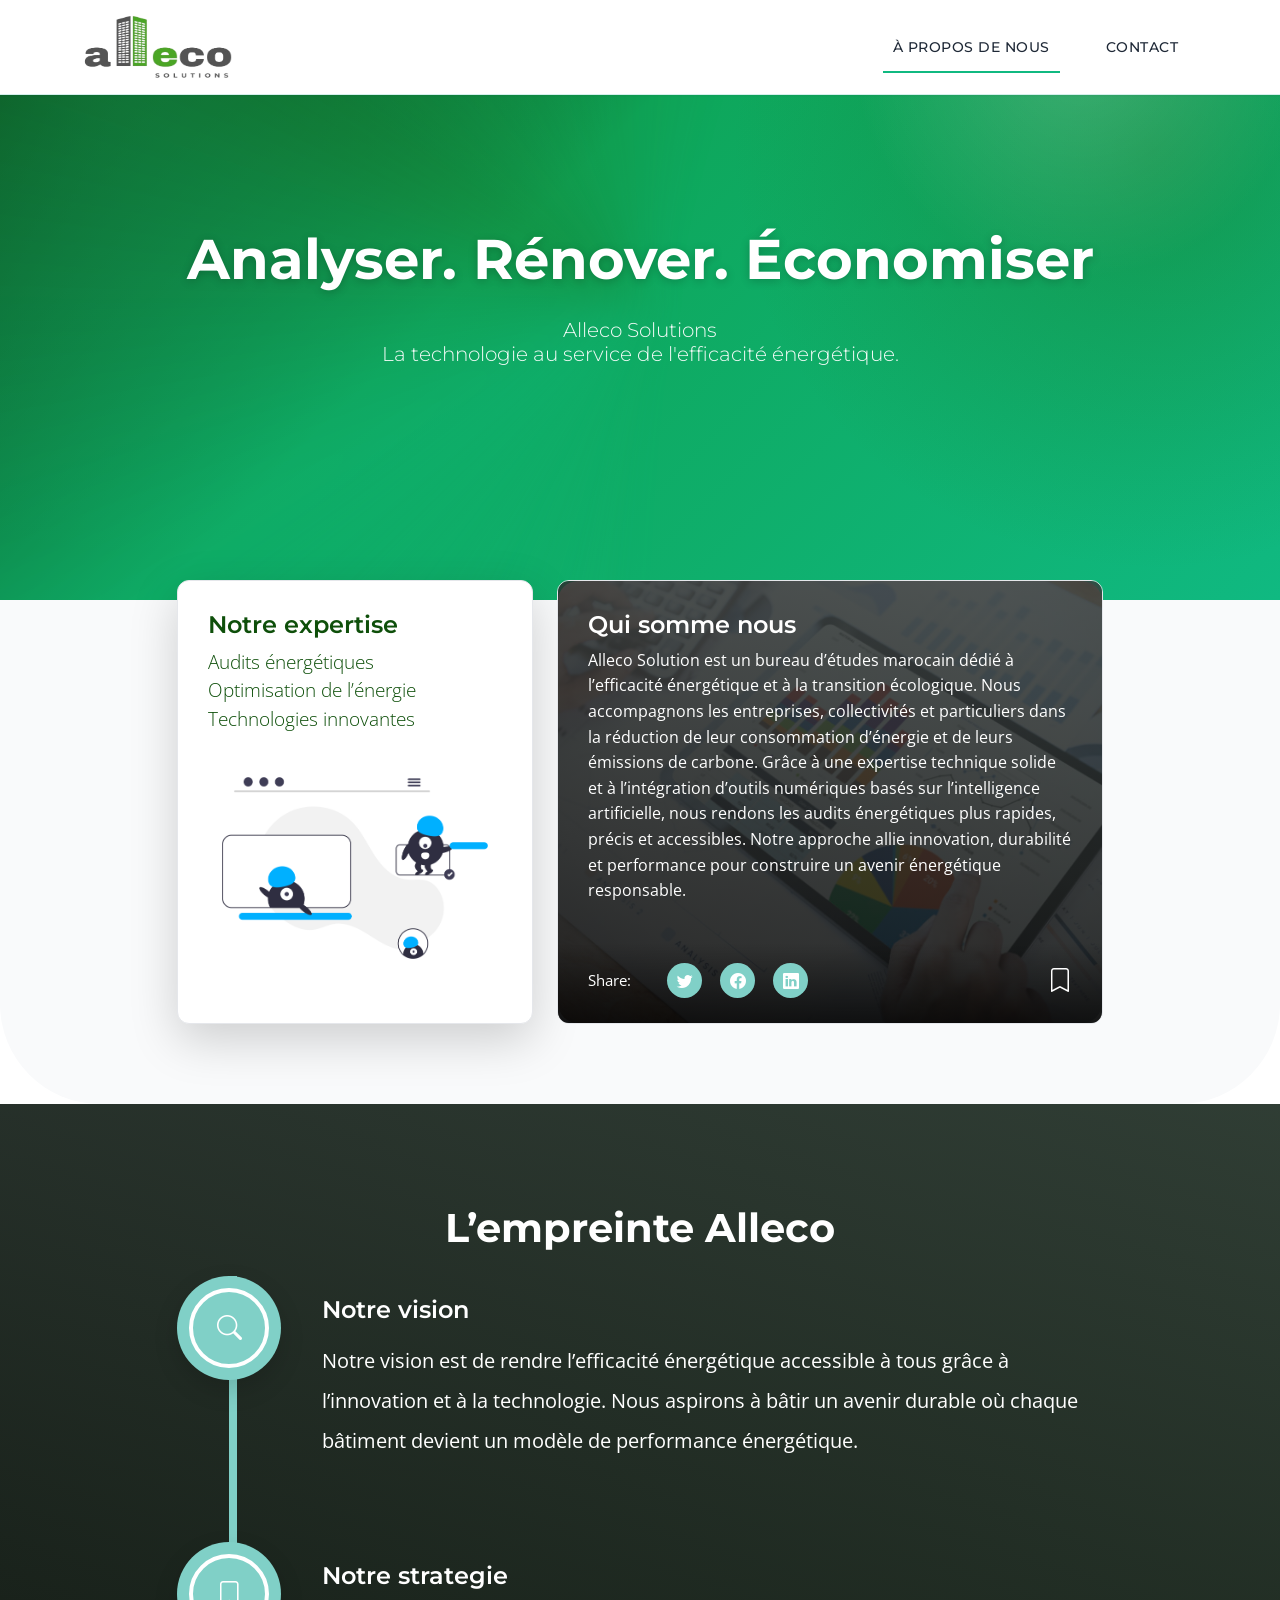
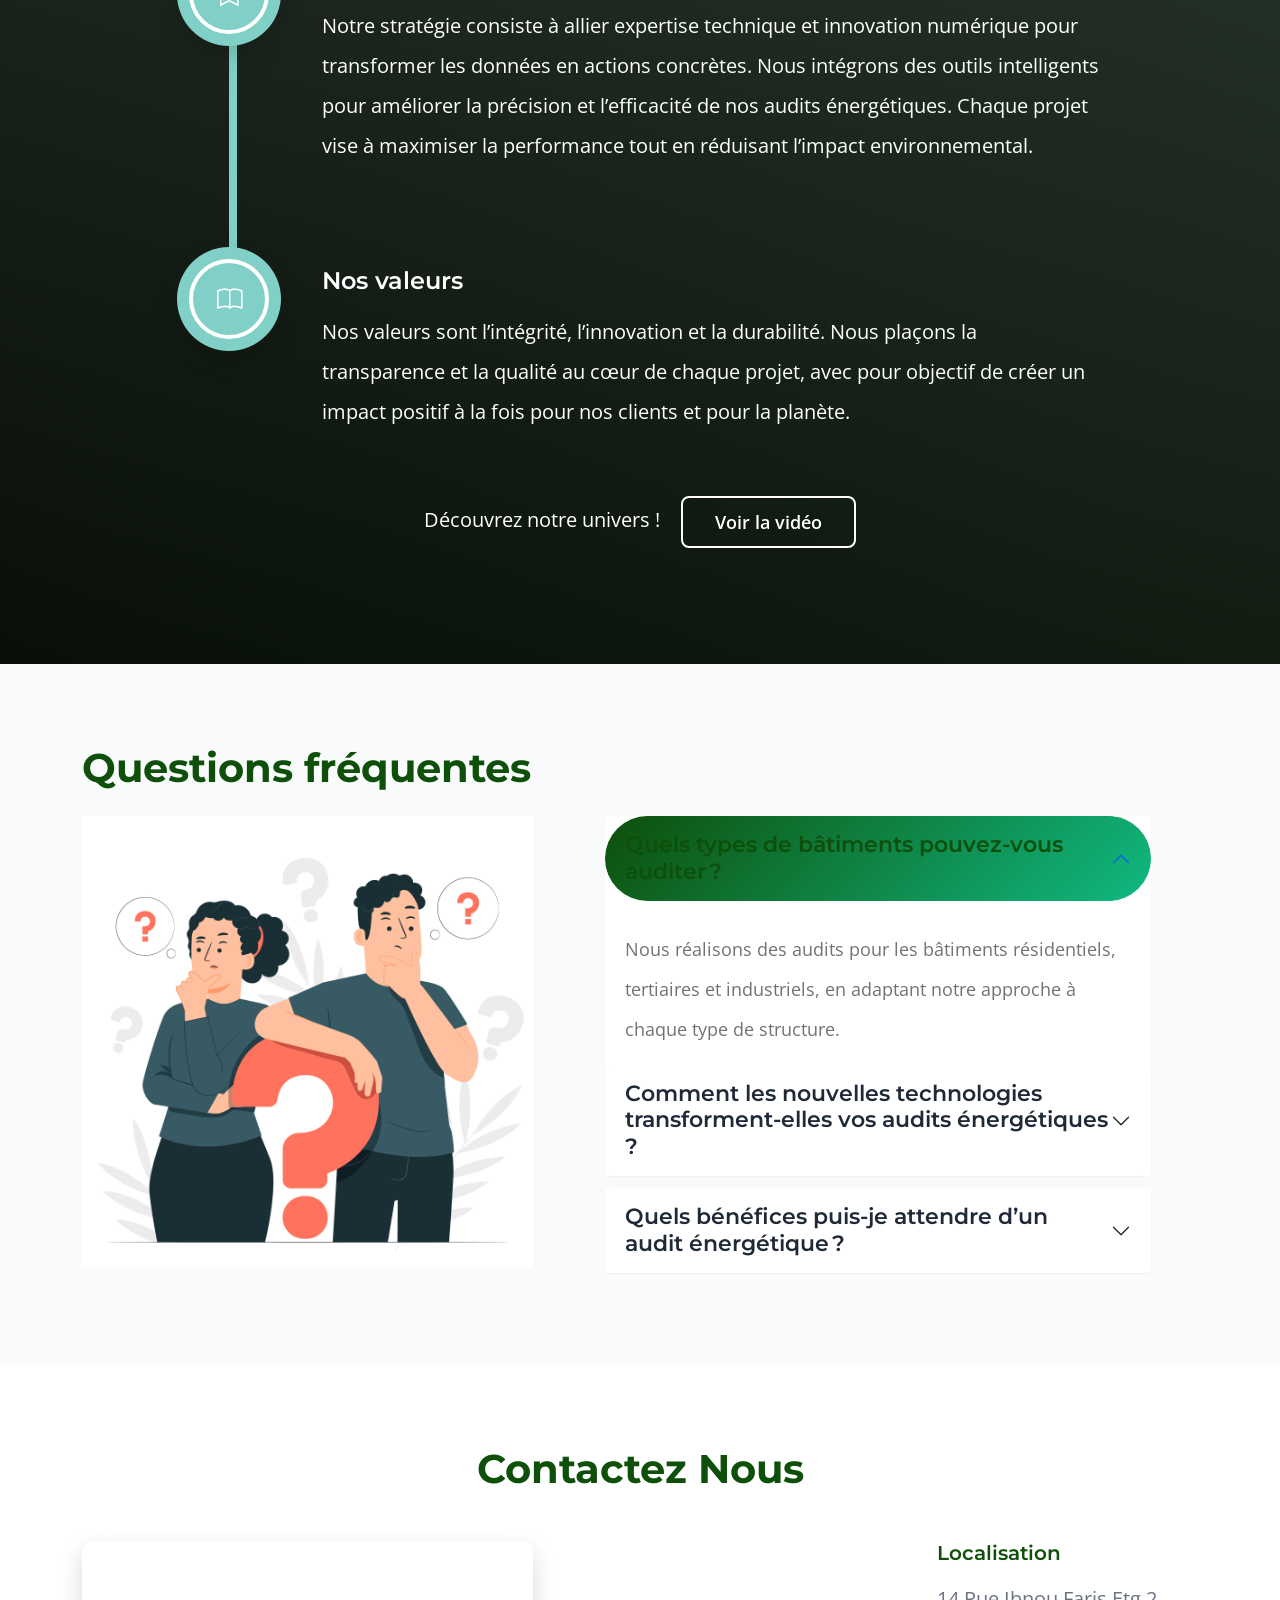
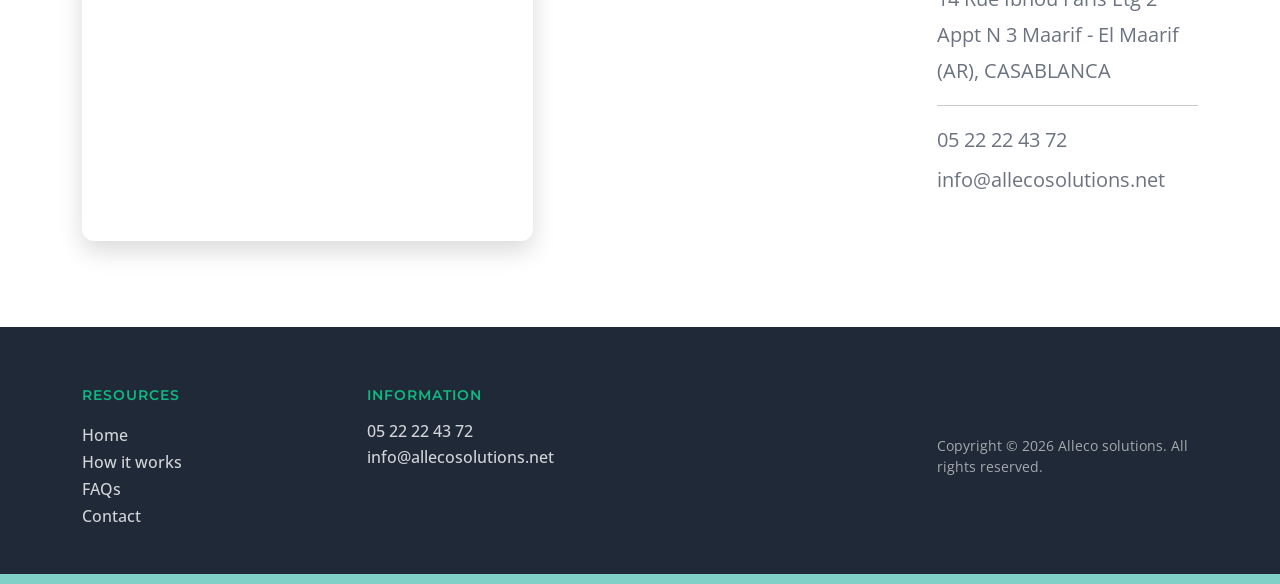
<file: index.html>
<!doctype html>
<html lang="en">
    <head>
        <meta charset="utf-8">
        <meta name="viewport" content="width=device-width, initial-scale=1">

        <meta name="description" content="Alleco Solutions — audits énergétiques et optimisation de l'énergie pour entreprises et particuliers. Bureau d'études marocain spécialisé en efficacité énergétique et transition écologique.">
        <meta name="author" content="Alleco Solutions">

    <title>Alleco solutions — Audit énergétique & Efficacité énergétique</title>

    <!-- Favicon -->
    <link rel="icon" href="images/Logoalleco.png" type="image/png">
    <link rel="apple-touch-icon" href="images/Logoalleco.png">

    <!-- Social / Open Graph -->
    <meta property="og:title" content="Alleco solutions">
    <meta property="og:description" content="Alleco Solutions — audits énergétiques et optimisation de l'énergie pour entreprises et particuliers.">
    <meta property="og:type" content="website">
    <meta property="og:url" content="https://allsolutions.vercel.app/">
    <meta property="og:image" content="https://allsolutions.vercel.app/images/Logoalleco.png">
    <meta name="twitter:card" content="summary_large_image">
    <meta name="twitter:title" content="Alleco solutions">
    <meta name="twitter:description" content="Alleco Solutions — audits énergétiques et optimisation de l'énergie pour entreprises et particuliers.">
    <meta name="twitter:image" content="https://allsolutions.vercel.app/images/Logoalleco.png">

    <!-- CSS FILES -->        
        <link rel="preconnect" href="https://fonts.googleapis.com">
        
        <link rel="preconnect" href="https://fonts.gstatic.com" crossorigin>

        <link href="https://fonts.googleapis.com/css2?family=Montserrat:wght@500;600;700&family=Open+Sans&display=swap" rel="stylesheet">
                        
        <link href="css/bootstrap.min.css" rel="stylesheet">

        <link href="css/bootstrap-icons.css" rel="stylesheet">

        <link href="css/templatemo-topic-listing.css" rel="stylesheet"> 
        <link  href="css/style.css" rel="stylesheet">     
<!--

TemplateMo 590 topic listing

https://templatemo.com/tm-590-topic-listing

-->
    </head>
    
    <body id="top">

        <main>

            <nav class="navbar navbar-expand-lg">
                <div class="container">
                 <!-- <a class="navbar-brand" href="index.html">
                        <i class="bi-back"></i>
                        <span>Topic</span>
                    </a> -->
                    <a href="index.html" class="navbar-brand p-0">
                        <img src="images/Logoalleco.png" alt="Logo Alleco" width="150" height="70" style="display:block;">
                    </a>
                    <button class="navbar-toggler" type="button" data-bs-toggle="collapse" data-bs-target="#navbarNav" aria-controls="navbarNav" aria-expanded="false" aria-label="Toggle navigation">
                        <span class="navbar-toggler-icon"></span>
                    </button>
    
                    <div class="collapse navbar-collapse justify-content-end mt-5 mt-lg-0" id="navbarNav">
                        <!-- <ul class="navbar-nav ms-lg-5 me-lg-auto"> -->
                        <ul class="navbar-nav gap-3">
                            <li class="nav-item">
                                <a class="nav-link click-scroll" href="#section_1">À propos de nous</a>
                            </li>

                            <!-- <li class="nav-item">
                                <a class="nav-link click-scroll" href="#section_2">Browse Topics</a>
                            </li>
    
                            <li class="nav-item">
                                <a class="nav-link click-scroll" href="#section_3">How it works</a>
                            </li>

                            <li class="nav-item">
                                <a class="nav-link click-scroll" href="#section_4">FAQs</a>
                            </li> -->
    
                            <li class="nav-item">
                                <a class="nav-link click-scroll" href="#section_5">Contact</a>
                            </li>

                            <!-- <li class="nav-item dropdown">
                                <a class="nav-link dropdown-toggle" href="#" id="navbarLightDropdownMenuLink" role="button" data-bs-toggle="dropdown" aria-expanded="false">Pages</a>

                                <ul class="dropdown-menu dropdown-menu-light" aria-labelledby="navbarLightDropdownMenuLink">
                                    <li><a class="dropdown-item" href="topics-listing.html">Topics Listing</a></li>

                                    <li><a class="dropdown-item" href="contact.html">Contact Form</a></li>
                                </ul>
                            </li> -->
                        </ul>

                        <!-- <div class="d-none d-lg-block">
                            <a href="#top" class="navbar-icon bi-person smoothscroll"></a>
                        </div> -->
                    </div>
                </div>
            </nav>
            

            <section class="hero-section hero-dynamic d-flex justify-content-center align-items-center" id="section_1">
                <div class="container">
                    <div class="row">

                        <div class="col-lg-8 col-12 mx-auto w-100">
                            <h1 class="text-white text-center">Analyser. Rénover. Économiser</h1>

                            <h6 class="text-center mt-4">Alleco Solutions <br> La technologie au service de l'efficacité énergétique.</h6>

                            <!-- <form method="get" class="custom-form mt-4 pt-2 mb-lg-0 mb-5" role="search">
                                <div class="input-group input-group-lg">
                                    <span class="input-group-text bi-search" id="basic-addon1">
                                        
                                    </span>

                                    <input name="keyword" type="search" class="form-control" id="keyword" placeholder="Design, Code, Marketing, Finance ..." aria-label="Search">

                                    <button type="submit" class="form-control">Search</button>
                                </div>
                            </form> -->
                        </div>

                    </div>
                </div>
            </section>


            <section class="featured-section">
                <div class="container">
                    <div class="row justify-content-center">

                        <div class="col-lg-4 col-12 mb-4 mb-lg-0">
                            <div class="custom-block bg-white shadow-lg">
                                <!--<a href="topics-detail.html">-->
                                    <div class="d-flex">
                                        <div>
                                            <h5 class="mb-2">Notre expertise</h5>

                                            <p class="mb-0  numbers">Audits énergétiques<br> Optimisation de l’énergie <br> Technologies innovantes </p>
                                        </div>

                                        <!-- <span class="badge bg-design rounded-pill ms-auto">14</span> -->
                                    </div>

                                    <img src="images/topics/undraw_Remote_design_team_re_urdx.png" class="custom-block-image img-fluid" alt="">
                                </a>
                            </div>
                        </div>

                        <div class="col-lg-6 col-12">
                            <div class="custom-block custom-block-overlay">
                                <div class="d-flex flex-column h-100">
                                    <img src="images/businesswoman-using-tablet-analysis.jpg" class="custom-block-image img-fluid" alt="">

                                    <div class="custom-block-overlay-text d-flex">
                                        <div>
                                            <h5 class="text-white mb-2">Qui somme nous</h5>

                                            <p class="text-white">Alleco Solution est un bureau d’études marocain dédié à l’efficacité énergétique et à la transition écologique.
                                            Nous accompagnons les entreprises, collectivités et particuliers dans la réduction de leur consommation d’énergie et de leurs émissions de carbone.
                                            Grâce à une expertise technique solide et à l’intégration d’outils numériques basés sur l’intelligence artificielle, nous rendons les audits énergétiques plus rapides, précis et accessibles.
                                            Notre approche allie innovation, durabilité et performance pour construire un avenir énergétique responsable.</p>

                                            <!-- <a href="topics-detail.html" class="btn custom-btn mt-2 mt-lg-3">Learn More</a> -->
                                        </div>

                                        <!-- <span class="badge bg-finance rounded-pill ms-auto">25</span> -->
                                    </div>

                                    <div class="social-share d-flex">
                                        <p class="text-white me-4">Share:</p>

                                        <ul class="social-icon">
                                            <li class="social-icon-item">
                                                <a href="#" class="social-icon-link bi-twitter"></a>
                                            </li>

                                            <li class="social-icon-item">
                                                <a href="#" class="social-icon-link bi-facebook"></a>
                                            </li>

                                            <li class="social-icon-item">
                                                <a href="#" class="social-icon-link bi-linkedin"></a>
                                            </li>
                                        </ul>

                                        <a href="#" class="custom-icon bi-bookmark ms-auto"></a>
                                    </div>

                                    <div class="section-overlay"></div>
                                </div>
                            </div>
                        </div>

                    </div>
                </div>
            </section>


            <!-- <section class="explore-section section-padding" id="section_2">
                <div class="container">
                    <div class="row">

                        <div class="col-12 text-center">
                            <h2 class="mb-4">Browse Topics</h1>
                        </div>

                    </div>
                </div>

                <div class="container-fluid">
                    <div class="row">
                        <ul class="nav nav-tabs" id="myTab" role="tablist">
                            <li class="nav-item" role="presentation">
                                <button class="nav-link active" id="design-tab" data-bs-toggle="tab" data-bs-target="#design-tab-pane" type="button" role="tab" aria-controls="design-tab-pane" aria-selected="true">Design</button>
                            </li>

                            <li class="nav-item" role="presentation">
                                <button class="nav-link" id="marketing-tab" data-bs-toggle="tab" data-bs-target="#marketing-tab-pane" type="button" role="tab" aria-controls="marketing-tab-pane" aria-selected="false">Marketing</button>
                            </li>

                            <li class="nav-item" role="presentation">
                                <button class="nav-link" id="finance-tab" data-bs-toggle="tab" data-bs-target="#finance-tab-pane" type="button" role="tab" aria-controls="finance-tab-pane" aria-selected="false">Finance</button>
                            </li>

                            <li class="nav-item" role="presentation">
                                <button class="nav-link" id="music-tab" data-bs-toggle="tab" data-bs-target="#music-tab-pane" type="button" role="tab" aria-controls="music-tab-pane" aria-selected="false">Music</button>
                            </li>

                            <li class="nav-item" role="presentation">
                                <button class="nav-link" id="education-tab" data-bs-toggle="tab" data-bs-target="#education-tab-pane" type="button" role="tab" aria-controls="education-tab-pane" aria-selected="false">Education</button>
                            </li>
                        </ul>
                    </div>
                </div>

                <div class="container">
                    <div class="row">

                        <div class="col-12">
                            <div class="tab-content" id="myTabContent">
                                <div class="tab-pane fade show active" id="design-tab-pane" role="tabpanel" aria-labelledby="design-tab" tabindex="0">
                                    <div class="row">
                                        <div class="col-lg-4 col-md-6 col-12 mb-4 mb-lg-0">
                                            <div class="custom-block bg-white shadow-lg">
                                                <a href="topics-detail.html">
                                                    <div class="d-flex">
                                                        <div>
                                                            <h5 class="mb-2">Web Design</h5>

                                                            <p class="mb-0">Topic Listing Template based on Bootstrap 5</p>
                                                        </div>

                                                        <span class="badge bg-design rounded-pill ms-auto">14</span>
                                                    </div>

                                                    <img src="images/topics/undraw_Remote_design_team_re_urdx.png" class="custom-block-image img-fluid" alt="">
                                                </a>
                                            </div>
                                        </div>

                                        <div class="col-lg-4 col-md-6 col-12 mb-4 mb-lg-0">
                                            <div class="custom-block bg-white shadow-lg">
                                                <a href="topics-detail.html">
                                                    <div class="d-flex">
                                                        <div>
                                                            <h5 class="mb-2">Graphic</h5>

                                                                <p class="mb-0">Lorem Ipsum dolor sit amet consectetur</p>
                                                        </div>

                                                        <span class="badge bg-design rounded-pill ms-auto">75</span>
                                                    </div>

                                                    <img src="images/topics/undraw_Redesign_feedback_re_jvm0.png" class="custom-block-image img-fluid" alt="">
                                                </a>
                                            </div>
                                        </div>

                                        <div class="col-lg-4 col-md-6 col-12">
                                            <div class="custom-block bg-white shadow-lg">
                                                <a href="topics-detail.html">
                                                    <div class="d-flex">
                                                        <div>
                                                            <h5 class="mb-2">Logo Design</h5>

                                                                <p class="mb-0">Lorem Ipsum dolor sit amet consectetur</p>
                                                        </div>

                                                        <span class="badge bg-design rounded-pill ms-auto">100</span>
                                                    </div>

                                                    <img src="images/topics/colleagues-working-cozy-office-medium-shot.png" class="custom-block-image img-fluid" alt="">
                                                </a>
                                            </div>
                                        </div>
                                    </div>
                                </div>

                                <div class="tab-pane fade" id="marketing-tab-pane" role="tabpanel" aria-labelledby="marketing-tab" tabindex="0">
                                    <div class="row">
                                        <div class="col-lg-4 col-md-6 col-12 mb-4 mb-lg-3">
                                                <div class="custom-block bg-white shadow-lg">
                                                    <a href="topics-detail.html">
                                                        <div class="d-flex">
                                                            <div>
                                                                <h5 class="mb-2">Advertising</h5>

                                                                <p class="mb-0">Lorem Ipsum dolor sit amet consectetur</p>
                                                            </div>

                                                            <span class="badge bg-advertising rounded-pill ms-auto">30</span>
                                                        </div>

                                                        <img src="images/topics/undraw_online_ad_re_ol62.png" class="custom-block-image img-fluid" alt="">
                                                    </a>
                                                </div>
                                            </div>

                                            <div class="col-lg-4 col-md-6 col-12 mb-4 mb-lg-3">
                                                <div class="custom-block bg-white shadow-lg">
                                                    <a href="topics-detail.html">
                                                        <div class="d-flex">
                                                            <div>
                                                                <h5 class="mb-2">Video Content</h5>

                                                                <p class="mb-0">Lorem Ipsum dolor sit amet consectetur</p>
                                                            </div>

                                                            <span class="badge bg-advertising rounded-pill ms-auto">65</span>
                                                        </div>

                                                        <img src="images/topics/undraw_Group_video_re_btu7.png" class="custom-block-image img-fluid" alt="">
                                                    </a>
                                                </div>
                                            </div>

                                            <div class="col-lg-4 col-md-6 col-12">
                                                <div class="custom-block bg-white shadow-lg">
                                                    <a href="topics-detail.html">
                                                        <div class="d-flex">
                                                            <div>
                                                                <h5 class="mb-2">Viral Tweet</h5>

                                                                <p class="mb-0">Lorem Ipsum dolor sit amet consectetur</p>
                                                            </div>

                                                            <span class="badge bg-advertising rounded-pill ms-auto">50</span>
                                                        </div>

                                                        <img src="images/topics/undraw_viral_tweet_gndb.png" class="custom-block-image img-fluid" alt="">
                                                    </a>
                                                </div>
                                            </div>
                                        </div>
                                  </div>

                                <div class="tab-pane fade" id="finance-tab-pane" role="tabpanel" aria-labelledby="finance-tab" tabindex="0">   <div class="row">
                                        <div class="col-lg-6 col-md-6 col-12 mb-4 mb-lg-0">
                                            <div class="custom-block bg-white shadow-lg">
                                                <a href="topics-detail.html">
                                                    <div class="d-flex">
                                                        <div>
                                                            <h5 class="mb-2">Investment</h5>

                                                            <p class="mb-0">Lorem Ipsum dolor sit amet consectetur</p>
                                                        </div>

                                                        <span class="badge bg-finance rounded-pill ms-auto">30</span>
                                                    </div>

                                                    <img src="images/topics/undraw_Finance_re_gnv2.png" class="custom-block-image img-fluid" alt="">
                                                </a>
                                            </div>
                                        </div>

                                        <div class="col-lg-6 col-md-6 col-12">
                                            <div class="custom-block custom-block-overlay">
                                                <div class="d-flex flex-column h-100">
                                                    <img src="images/businesswoman-using-tablet-analysis-graph-company-finance-strategy-statistics-success-concept-planning-future-office-room.jpg" class="custom-block-image img-fluid" alt="">

                                                    <div class="custom-block-overlay-text d-flex">
                                                        <div>
                                                            <h5 class="text-white mb-2">Finance</h5>

                                                            <p class="text-white">Lorem ipsum dolor, sit amet consectetur adipisicing elit. Sint animi necessitatibus aperiam repudiandae nam omnis</p>

                                                            <a href="topics-detail.html" class="btn custom-btn mt-2 mt-lg-3">Learn More</a>
                                                        </div>

                                                        <span class="badge bg-finance rounded-pill ms-auto">25</span>
                                                    </div>

                                                    <div class="social-share d-flex">
                                                        <p class="text-white me-4">Share:</p>

                                                        <ul class="social-icon">
                                                            <li class="social-icon-item">
                                                                <a href="#" class="social-icon-link bi-twitter"></a>
                                                            </li>

                                                            <li class="social-icon-item">
                                                                <a href="#" class="social-icon-link bi-facebook"></a>
                                                            </li>

                                                            <li class="social-icon-item">
                                                                <a href="#" class="social-icon-link bi-pinterest"></a>
                                                            </li>
                                                        </ul>

                                                        <a href="#" class="custom-icon bi-bookmark ms-auto"></a>
                                                    </div>

                                                    <div class="section-overlay"></div>
                                                </div>
                                            </div>
                                        </div>
                                    </div>
                                </div>

                                <div class="tab-pane fade" id="music-tab-pane" role="tabpanel" aria-labelledby="music-tab" tabindex="0">
                                    <div class="row">
                                        <div class="col-lg-4 col-md-6 col-12 mb-4 mb-lg-3">
                                            <div class="custom-block bg-white shadow-lg">
                                                <a href="topics-detail.html">
                                                    <div class="d-flex">
                                                        <div>
                                                            <h5 class="mb-2">Composing Song</h5>

                                                            <p class="mb-0">Lorem Ipsum dolor sit amet consectetur</p>
                                                        </div>

                                                        <span class="badge bg-music rounded-pill ms-auto">45</span>
                                                    </div>

                                                    <img src="images/topics/undraw_Compose_music_re_wpiw.png" class="custom-block-image img-fluid" alt="">
                                                </a>
                                            </div>
                                        </div>

                                        <div class="col-lg-4 col-md-6 col-12 mb-4 mb-lg-3">
                                            <div class="custom-block bg-white shadow-lg">
                                                <a href="topics-detail.html">
                                                    <div class="d-flex">
                                                        <div>
                                                            <h5 class="mb-2">Online Music</h5>

                                                            <p class="mb-0">Lorem Ipsum dolor sit amet consectetur</p>
                                                        </div>

                                                        <span class="badge bg-music rounded-pill ms-auto">45</span>
                                                    </div>

                                                    <img src="images/topics/undraw_happy_music_g6wc.png" class="custom-block-image img-fluid" alt="">
                                                </a>
                                            </div>
                                        </div>

                                        <div class="col-lg-4 col-md-6 col-12">
                                            <div class="custom-block bg-white shadow-lg">
                                                <a href="topics-detail.html">
                                                    <div class="d-flex">
                                                        <div>
                                                            <h5 class="mb-2">Podcast</h5>

                                                            <p class="mb-0">Lorem Ipsum dolor sit amet consectetur</p>
                                                        </div>

                                                        <span class="badge bg-music rounded-pill ms-auto">20</span>
                                                    </div>

                                                    <img src="images/topics/undraw_Podcast_audience_re_4i5q.png" class="custom-block-image img-fluid" alt="">
                                                </a>
                                            </div>
                                        </div>
                                    </div>
                                </div>

                                <div class="tab-pane fade" id="education-tab-pane" role="tabpanel" aria-labelledby="education-tab" tabindex="0">
                                    <div class="row">
                                        <div class="col-lg-6 col-md-6 col-12 mb-4 mb-lg-3">
                                            <div class="custom-block bg-white shadow-lg">
                                                <a href="topics-detail.html">
                                                    <div class="d-flex">
                                                        <div>
                                                            <h5 class="mb-2">Graduation</h5>

                                                            <p class="mb-0">Lorem Ipsum dolor sit amet consectetur</p>
                                                        </div>

                                                        <span class="badge bg-education rounded-pill ms-auto">80</span>
                                                    </div>

                                                    <img src="images/topics/undraw_Graduation_re_gthn.png" class="custom-block-image img-fluid" alt="">
                                                </a>
                                            </div>
                                        </div>

                                        <div class="col-lg-6 col-md-6 col-12">
                                            <div class="custom-block bg-white shadow-lg">
                                                <a href="topics-detail.html">
                                                    <div class="d-flex">
                                                        <div>
                                                            <h5 class="mb-2">Educator</h5>

                                                            <p class="mb-0">Lorem Ipsum dolor sit amet consectetur</p>
                                                        </div>

                                                        <span class="badge bg-education rounded-pill ms-auto">75</span>
                                                    </div>

                                                    <img src="images/topics/undraw_Educator_re_ju47.png" class="custom-block-image img-fluid" alt="">
                                                </a>
                                            </div>
                                        </div>
                                    </div>
                                </div>
                            </div>

                    </div>
                </div>
            </section> -->


            <section class="timeline-section section-padding" id="section_3">
                <div class="section-overlay"></div>

                <div class="container">
                    <div class="row">

                        <div class="col-12 text-center">
                            <h2 class="text-white mb-4">L’empreinte Alleco</h1>
                        </div>

                        <div class="col-lg-10 col-12 mx-auto">
                            <div class="timeline-container">
                                <ul class="vertical-scrollable-timeline" id="vertical-scrollable-timeline">
                                    <div class="list-progress">
                                        <div class="inner"></div>
                                    </div>

                                    <li>
                                        <h4 class="text-white mb-3">Notre vision</h4>

                                        <p class="text-white">Notre vision est de rendre l’efficacité énergétique accessible à tous grâce à l’innovation et à la technologie.
                                        Nous aspirons à bâtir un avenir durable où chaque bâtiment devient un modèle de performance énergétique.</p>
                                        <div class="icon-holder">
                                          <i class="bi-search"></i>
                                        </div>
                                    </li>
                                    
                                    <li>
                                        <h4 class="text-white mb-3">Notre strategie</h4>

                                        <p class="text-white">Notre stratégie consiste à allier expertise technique et innovation numérique pour transformer les données en actions concrètes.
                                        Nous intégrons des outils intelligents pour améliorer la précision et l’efficacité de nos audits énergétiques.
                                        Chaque projet vise à maximiser la performance tout en réduisant l’impact environnemental.</p>

                                        <div class="icon-holder">
                                          <i class="bi-bookmark"></i>
                                        </div>
                                    </li>

                                    <li>
                                        <h4 class="text-white mb-3">Nos valeurs</h4>

                                        <p class="text-white">Nos valeurs sont l’intégrité, l’innovation et la durabilité. Nous plaçons la transparence et la qualité au cœur de chaque projet, avec pour objectif de créer un impact positif à la fois pour nos clients et pour la planète.</p>

                                        <div class="icon-holder">
                                          <i class="bi-book"></i>
                                        </div>
                                    </li>
                                </ul>
                            </div>
                        </div>

                        <div class="col-12 text-center mt-5">
                            <p class="text-white">
                                Découvrez notre univers !
                                <a class="btn custom-btn custom-border-btn ms-3">Voir la vidéo</a>
                            </p>
                        </div>
                    </div>
                </div>
            </section>


            <section class="faq-section section-padding" id="section_4">
                <div class="container">
                    <div class="row">

                        <div class="col-lg-6 col-12">
                            <h2 class="mb-4">Questions fréquentes</h2>
                        </div>

                        <div class="clearfix"></div>

                        <div class="col-lg-5 col-12">
                            <img src="images/faq_graphic.jpg" class="img-fluid" alt="FAQs">
                        </div>

                        <div class="col-lg-6 col-12 m-auto">
                            <div class="accordion" id="accordionExample">
                                <div class="accordion-item">
                                    <h2 class="accordion-header" id="headingOne">
                                        <button class="accordion-button" type="button" data-bs-toggle="collapse" data-bs-target="#collapseOne" aria-expanded="true" aria-controls="collapseOne">
                                        Quels types de bâtiments pouvez-vous auditer ?  
                                        </button>
                                    </h2>

                                    <div id="collapseOne" class="accordion-collapse collapse show" aria-labelledby="headingOne" data-bs-parent="#accordionExample">
                                        <div class="accordion-body">
                                            Nous réalisons des audits pour les bâtiments résidentiels, tertiaires et industriels, en adaptant notre approche à chaque type de structure.
                                        </div>
                                    </div>
                                </div>

                                <div class="accordion-item">
                                    <h2 class="accordion-header" id="headingTwo">
                                        <button class="accordion-button collapsed" type="button" data-bs-toggle="collapse" data-bs-target="#collapseTwo" aria-expanded="false" aria-controls="collapseTwo">
                                        Comment les nouvelles technologies transforment-elles vos audits énergétiques ?
                                    </button>
                                    </h2>

                                    <div id="collapseTwo" class="accordion-collapse collapse" aria-labelledby="headingTwo" data-bs-parent="#accordionExample">
                                        <div class="accordion-body">
                                            Nos outils digitaux innovants automatisent l’analyse des données et modélisent avec précision les performances énergétiques, rendant nos audits plus rapides, fiables et adaptés à chaque bâtiment.
                                        </div>
                                    </div>
                                </div>

                                <div class="accordion-item">
                                    <h2 class="accordion-header" id="headingThree">
                                        <button class="accordion-button collapsed" type="button" data-bs-toggle="collapse" data-bs-target="#collapseThree" aria-expanded="false" aria-controls="collapseThree">
                                        Quels bénéfices puis-je attendre d’un audit énergétique ?
                                    </button>
                                    </h2>

                                    <div id="collapseThree" class="accordion-collapse collapse" aria-labelledby="headingThree" data-bs-parent="#accordionExample">
                                        <div class="accordion-body">
                                            Réduction des coûts énergétiques, amélioration de la performance des installations, conformité réglementaire et contribution à la transition énergétique durable.
                                        </div>
                                    </div>
                                </div>
                            </div>
                        </div>

                    </div>
                </div>
            </section>


            <section class="contact-section section-padding section-bg" id="section_5">
                <div class="container">
                    <div class="row">

                        <div class="col-lg-12 col-12 text-center">
                            <h2 class="mb-5">Contactez Nous</h2>
                        </div>

                        <div class="col-lg-5 col-12 mb-4 mb-lg-0">
                            <iframe class="google-map" src="https://www.google.com/maps/embed?pb=!1m17!1m12!1m3!1d798.4895786876598!2d-7.60840673042038!3d33.584696998333534!2m3!1f0!2f0!3f0!3m2!1i1024!2i768!4f13.1!3m2!1m1!2zMzPCsDM1JzA0LjkiTiA3wrAzNicyOC4wIlc!5e1!3m2!1sen!2sma!4v1761924633697!5m2!1sen!2sma" width="100%" height="300" style="border:0;" allowfullscreen="" loading="lazy" referrerpolicy="no-referrer-when-downgrade"></iframe>
                        </div>

                        <div class="col-lg-3 col-md-6 col-12 mb-3 mb-lg-0 mb-md-0 ms-auto">
                            <h4 class="mb-3">Localisation</h4>

                            <p>14 Rue Ibnou Faris Etg 2 Appt N 3 Maarif - El Maarif (AR), CASABLANCA</p>

                            <hr>

                            <p class="d-flex align-items-center mb-1">
                                <span class="me-2">05 22 22 43 72</span>

                                <a href="tel: 0522224372" class="site-footer-link">
                                    05 22 22 43 72
                                </a>
                            </p>

                            <p class="d-flex align-items-center">
                                <span class="me-2">info@allecosolutions.net</span>

                                <a href="mailto:info@allecosolutions.net" class="site-footer-link">
                                    info@allecosolutions.net
                                </a>
                            </p>
                        </div>

                        <!--<div class="col-lg-3 col-md-6 col-12 mx-auto">
                            <h4 class="mb-3">Dokala 3bda</h4>

                            <p>hhhhhhh, HHHHHHHHHHHHHHHHHHHHHHHHHH</p>

                            <hr>

                            <p class="d-flex align-items-center mb-1">
                                <span class="me-2">tilifon</span>

                                <a href="tel: 110-220-3400" class="site-footer-link">
                                    064574758
                                </a>
                            </p>

                            <p class="d-flex align-items-center">
                                <span class="me-2">Email</span>

                                <a href="mailto:info@company.com" class="site-footer-link">
                                    Contact@alleco.com
                                </a>
                            </p>
                        </div> -->

                    </div>
                </div>
            </section>
        </main>

<footer class="site-footer section-padding">
            <div class="container">
                <div class="row">

                    <!-- <div class="col-lg-3 col-12 mb-4 pb-2">
                        <a class="navbar-brand mb-2" href="index.html">
                            <i class="bi-back"></i>
                            <span>Topic</span>
                        </a>
                    </div> -->

                    <div class="col-lg-3 col-md-4 col-6">
                        <h6 class="site-footer-title mb-3">Resources</h6>

                        <ul class="site-footer-links">
                            <li class="site-footer-link-item">
                                <a href="#" class="site-footer-link">Home</a>
                            </li>

                            <li class="site-footer-link-item">
                                <a href="#" class="site-footer-link">How it works</a>
                            </li>

                            <li class="site-footer-link-item">
                                <a href="#" class="site-footer-link">FAQs</a>
                            </li>

                            <li class="site-footer-link-item">
                                <a href="#" class="site-footer-link">Contact</a>
                            </li>
                        </ul>
                    </div>

                    <div class="col-lg-3 col-md-4 col-6 mb-4 mb-lg-0">
                        <h6 class="site-footer-title mb-3">Information</h6>

                        <p class="text-white d-flex mb-1">
                            <a href="tel: 0522224372" class="site-footer-link">
                                05 22 22 43 72
                            </a>
                        </p>

                        <p class="text-white d-flex">
                            <a href="info@allecosolutions.net" class="site-footer-link">
                                info@allecosolutions.net
                            </a>
                        </p>
                    </div>

                    <div class="col-lg-3 col-md-4 col-12 mt-4 mt-lg-0 ms-auto">
                        <!-- <div class="dropdown">
                            <button class="btn btn-secondary dropdown-toggle" type="button" data-bs-toggle="dropdown" aria-expanded="false">
                            English</button>

                            <ul class="dropdown-menu">
                                <li><button class="dropdown-item" type="button">Thai</button></li>

                                <li><button class="dropdown-item" type="button">Myanmar</button></li>

                                <li><button class="dropdown-item" type="button">Arabic</button></li>
                            </ul>
                        </div> -->

                        <p class="copyright-text mt-lg-5 mt-4">Copyright © 2026 Alleco solutions. All rights reserved.</p>
                        <!-- <br><br>Design: <a rel="nofollow" href="https://templatemo.com" target="_blank">TemplateMo</a> -->
                        
                    </div>

                </div>
            </div>
        </footer>


        <!-- JAVASCRIPT FILES -->
        <script src="js/jquery.min.js"></script>
        <script src="js/bootstrap.bundle.min.js"></script>
        <script src="js/jquery.sticky.js"></script>
        <script src="js/click-scroll.js"></script>
        <script src="js/custom.js"></script>

    </body>
</html>
</file>
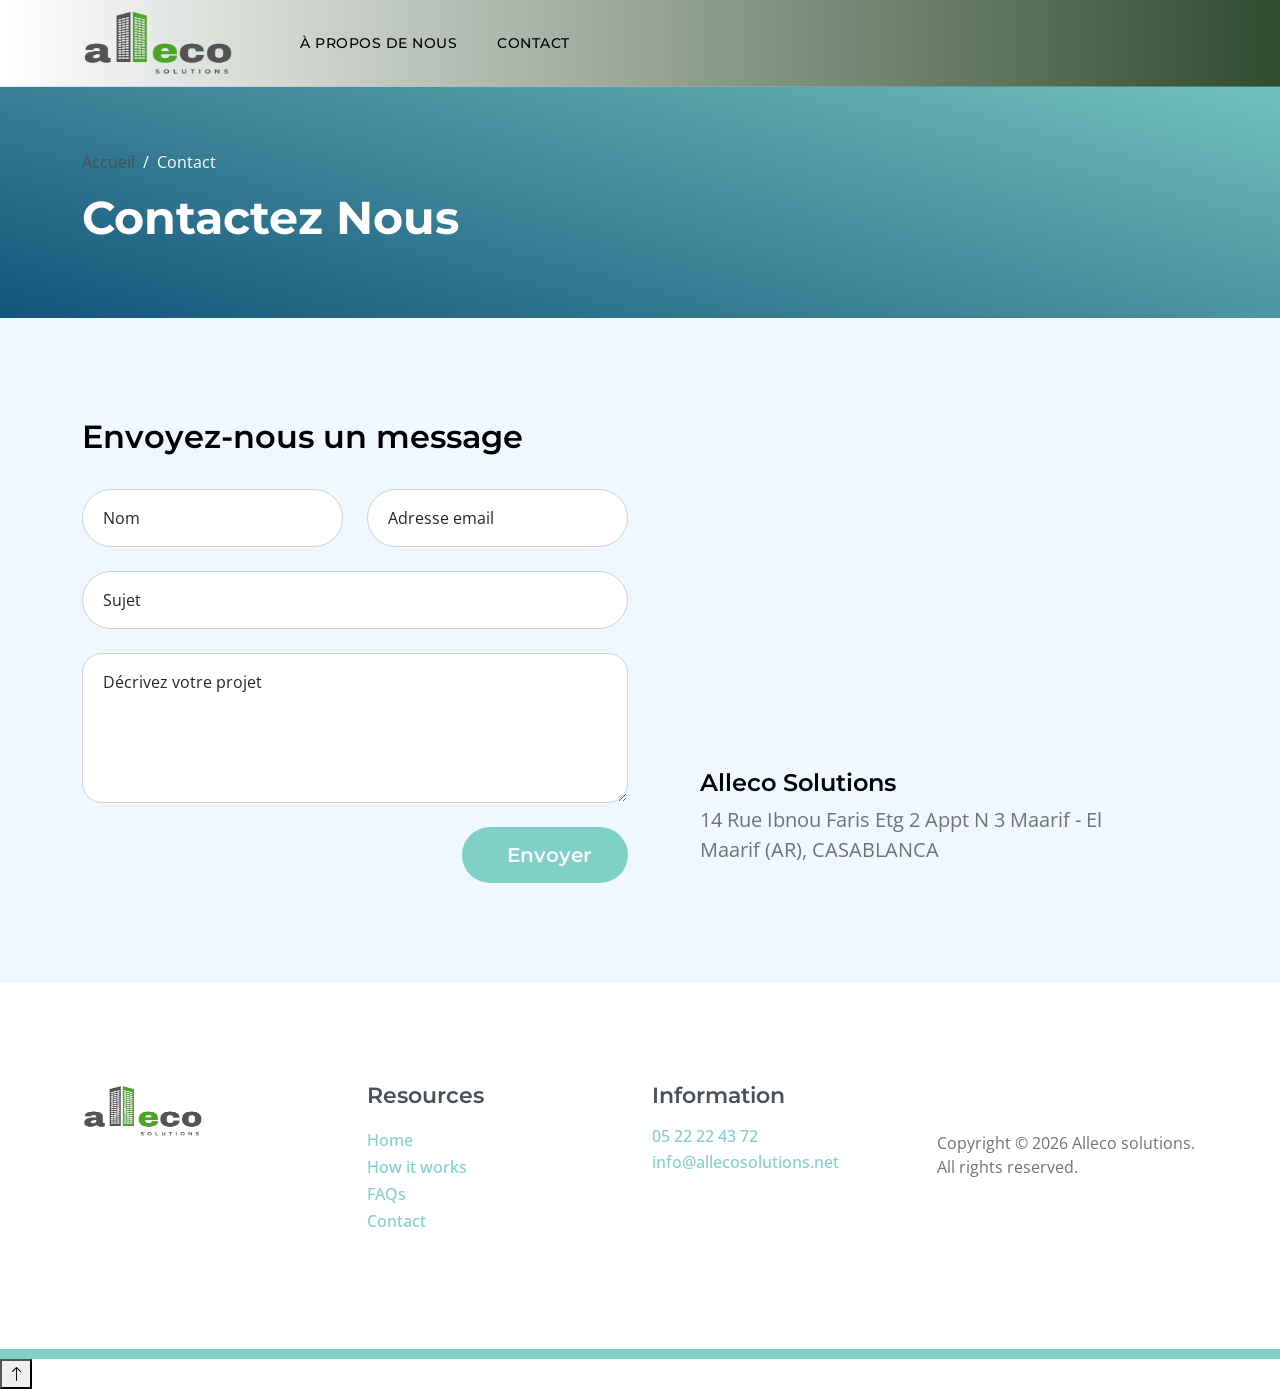
<file: contact.html>
<!doctype html>
<html lang="en">
    <head>
        <meta charset="utf-8">
        <meta name="viewport" content="width=device-width, initial-scale=1">

        <meta name="description" content="">
        <meta name="author" content="">

    <title>Alleco solutions</title>

    <!-- Favicon -->
    <link rel="icon" href="images/Logoalleco.png" type="image/png">
    <link rel="apple-touch-icon" href="images/Logoalleco.png">

    <!-- CSS FILES -->        
        <link rel="preconnect" href="https://fonts.googleapis.com">
        
        <link rel="preconnect" href="https://fonts.gstatic.com" crossorigin>

        <link href="https://fonts.googleapis.com/css2?family=Montserrat:wght@500;600;700&family=Open+Sans&display=swap" rel="stylesheet">
                        
        <link href="css/bootstrap.min.css" rel="stylesheet">

        <link href="css/bootstrap-icons.css" rel="stylesheet">

        <link href="css/templatemo-topic-listing.css" rel="stylesheet">
<!--

TemplateMo 590 topic listing

https://templatemo.com/tm-590-topic-listing

-->
    </head>
    
    <body class="topics-listing-page" id="top">

        <main>

            <nav class="navbar navbar-expand-lg">
                <div class="container">
                    <img src="images/Logoalleco.png" alt="Logo Alleco" width="150" height="70">

                    <button class="navbar-toggler" type="button" data-bs-toggle="collapse" data-bs-target="#navbarNav" aria-controls="navbarNav" aria-expanded="false" aria-label="Toggle navigation">
                        <span class="navbar-toggler-icon"></span>
                    </button>
    
                    <div class="collapse navbar-collapse" id="navbarNav">
                        <ul class="navbar-nav ms-lg-5 me-lg-auto">
                            <li class="nav-item">
                                <a class="nav-link click-scroll" href="index.html#section_1">À propos de nous</a>
                            </li>

                            <li class="nav-item">
                                <a class="nav-link click-scroll" href="index.html#section_5">Contact</a>
                            </li>
                        </ul>
                    </div>
                </div>
            </nav>


            <header class="site-header d-flex flex-column justify-content-center align-items-center">
                <div class="container">
                    <div class="row align-items-center">

                        <div class="col-lg-5 col-12">
                            <nav aria-label="breadcrumb">
                                <ol class="breadcrumb">
                                    <li class="breadcrumb-item"><a href="index.html">Accueil</a></li>

                                    <li class="breadcrumb-item active" aria-current="page">Contact</li>
                                </ol>
                            </nav>

                            <h2 class="text-white">Contactez Nous</h2>
                        </div>

                    </div>
                </div>
            </header>


            <section class="section-padding section-bg">
                <div class="container">
                    <div class="row">

                        <div class="col-lg-12 col-12">
                            <h3 class="mb-4 pb-2">Envoyez-nous un message</h3>
                        </div>

                        <div class="col-lg-6 col-12">
                            <form action="#" method="post" class="custom-form contact-form" role="form">
                                <div class="row">
                                    <div class="col-lg-6 col-md-6 col-12">
                                        <div class="form-floating">
                                            <input type="text" name="name" id="name" class="form-control" placeholder="Name" required="">
                                            
                                            <label for="floatingInput">Nom</label>
                                        </div>
                                    </div>

                                    <div class="col-lg-6 col-md-6 col-12"> 
                                        <div class="form-floating">
                                            <input type="email" name="email" id="email" pattern="[^ @]*@[^ @]*" class="form-control" placeholder="Email address" required="">
                                            
                                            <label for="floatingInput">Adresse email</label>
                                        </div>
                                    </div>

                                    <div class="col-lg-12 col-12">
                                        <div class="form-floating">
                                            <input type="text" name="subject" id="name" class="form-control" placeholder="Name" required="">
                                            
                                            <label for="floatingInput">Sujet</label>
                                        </div>

                                        <div class="form-floating">
                                            <textarea class="form-control" id="message" name="message" placeholder="Décrivez votre projet"></textarea>
                                            
                                            <label for="floatingTextarea">Décrivez votre projet</label>
                                        </div>
                                    </div>

                                    <div class="col-lg-4 col-12 ms-auto">
                                        <button type="submit" class="form-control">Envoyer</button>
                                    </div>

                                </div>
                            </form>
                        </div>

                        <div class="col-lg-5 col-12 mx-auto mt-5 mt-lg-0">
                            <iframe class="google-map" src="https://www.google.com/maps/embed?pb=!1m17!1m12!1m3!1d798.4895786876598!2d-7.60840673042038!3d33.584696998333534!2m3!1f0!2f0!3f0!3m2!1i1024!2i768!4f13.1!3m2!1m1!2zMzPCsDM1JzA0LjkiTiA3wrAzNicyOC4wIlc!5e1!3m2!1sen!2sma!4v1761924633697!5m2!1sen!2sma" width="100%" height="250" style="border:0;" allowfullscreen="" loading="lazy" referrerpolicy="no-referrer-when-downgrade"></iframe>

                            <h5 class="mt-4 mb-2">Alleco Solutions</h5>

                            <p>14 Rue Ibnou Faris Etg 2 Appt N 3 Maarif - El Maarif (AR), CASABLANCA</p>
                        </div>

                    </div>
                </div>
            </section>
        </main>

        <footer class="site-footer section-padding">
            <div class="container">
                <div class="row">

                    <div class="col-lg-3 col-12 mb-4 pb-2">
                        <img src="images/Logoalleco.png" alt="Logo Alleco" width="120" height="56">
                    </div>

                    <div class="col-lg-3 col-md-4 col-6">
                        <h6 class="site-footer-title mb-3">Resources</h6>

                        <ul class="site-footer-links">
                            <li class="site-footer-link-item">
                                <a href="#" class="site-footer-link">Home</a>
                            </li>

                            <li class="site-footer-link-item">
                                <a href="#" class="site-footer-link">How it works</a>
                            </li>

                            <li class="site-footer-link-item">
                                <a href="#" class="site-footer-link">FAQs</a>
                            </li>

                            <li class="site-footer-link-item">
                                <a href="#" class="site-footer-link">Contact</a>
                            </li>
                        </ul>
                    </div>

                    <div class="col-lg-3 col-md-4 col-6 mb-4 mb-lg-0">
                        <h6 class="site-footer-title mb-3">Information</h6>

                        <p class="text-white d-flex mb-1">
                            <a href="tel: 0522224372" class="site-footer-link">
                                05 22 22 43 72
                            </a>
                        </p>

                        <p class="text-white d-flex">
                            <a href="mailto:info@allecosolutions.net" class="site-footer-link">
                                info@allecosolutions.net
                            </a>
                        </p>
                    </div>

                    <div class="col-lg-3 col-md-4 col-12 mt-4 mt-lg-0 ms-auto">
                        <p class="copyright-text mt-lg-5 mt-4">Copyright © 2026 Alleco solutions. All rights reserved.</p>
                    </div>

                </div>
            </div>
        </footer>

        <!-- JAVASCRIPT FILES -->
        <script src="js/jquery.min.js"></script>
        <script src="js/bootstrap.bundle.min.js"></script>
        <script src="js/jquery.sticky.js"></script>
        <script src="js/custom.js"></script>

    </body>
</html>
</file>
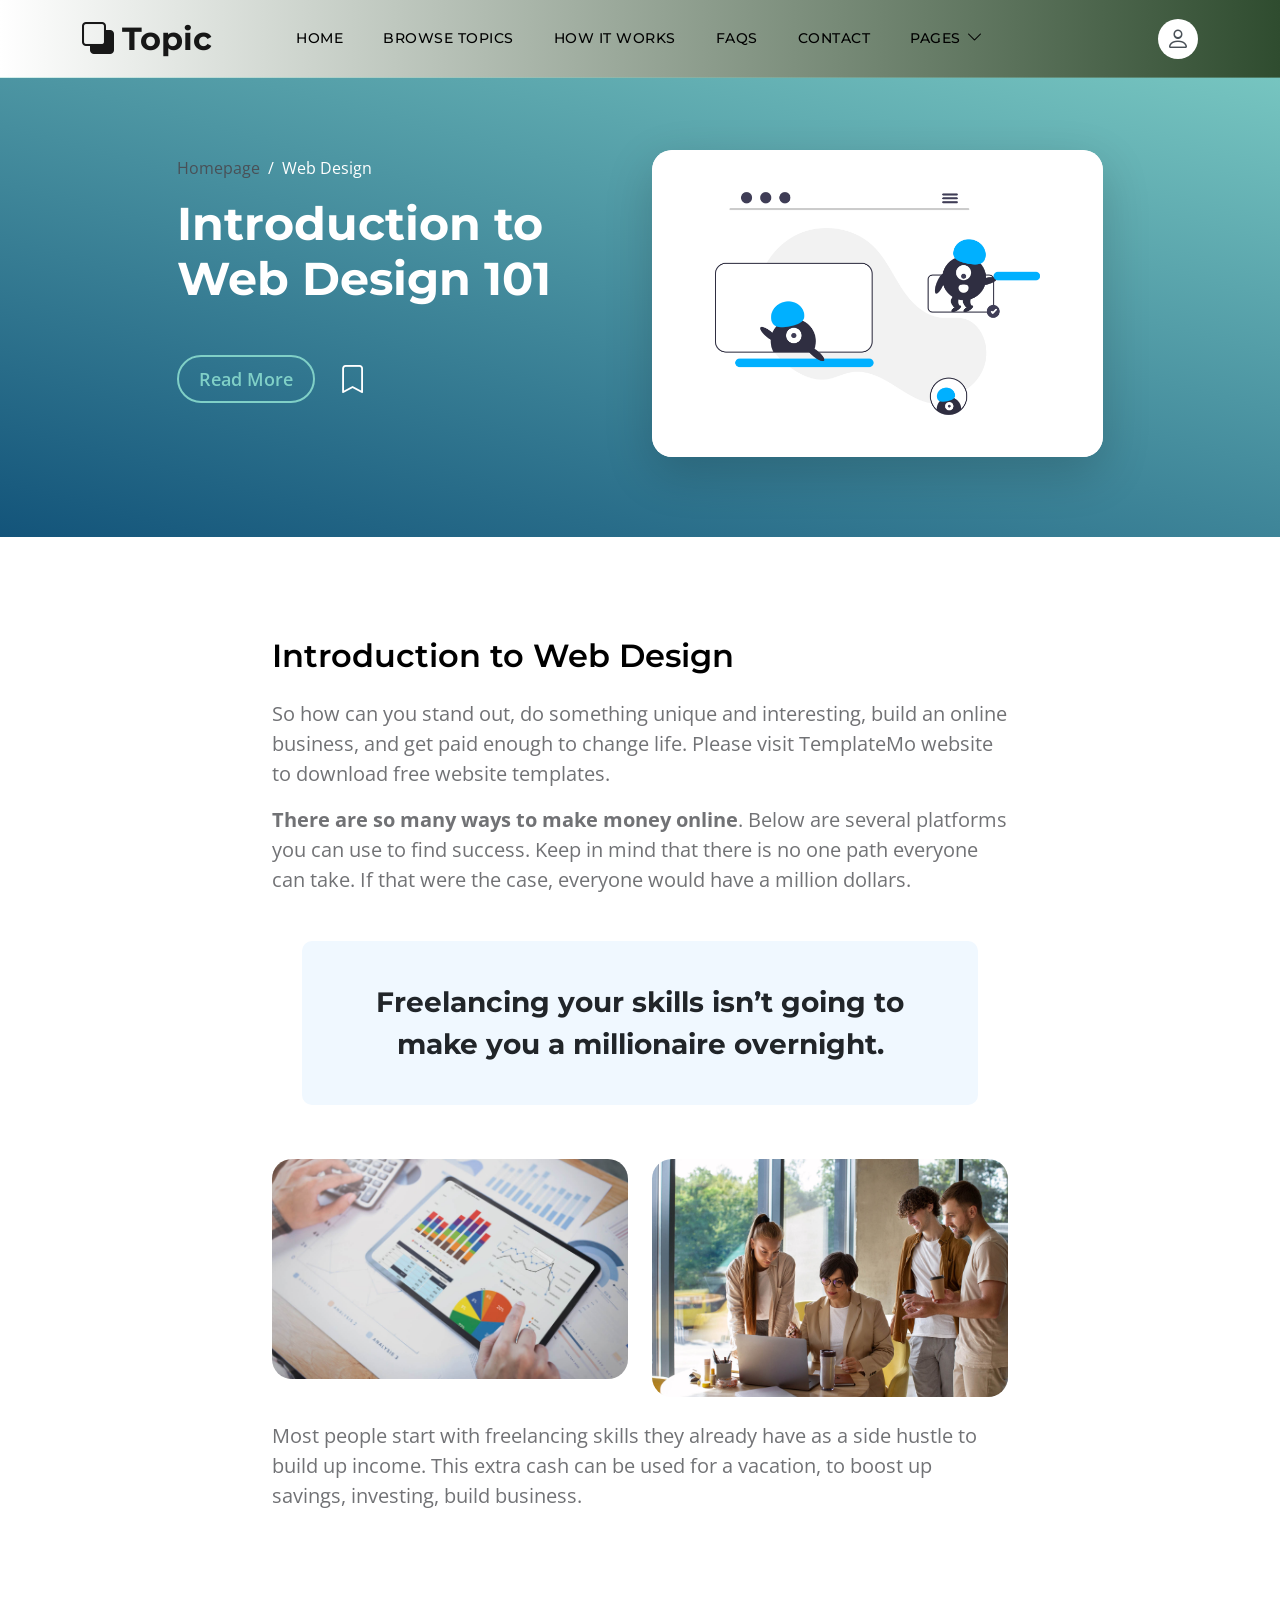
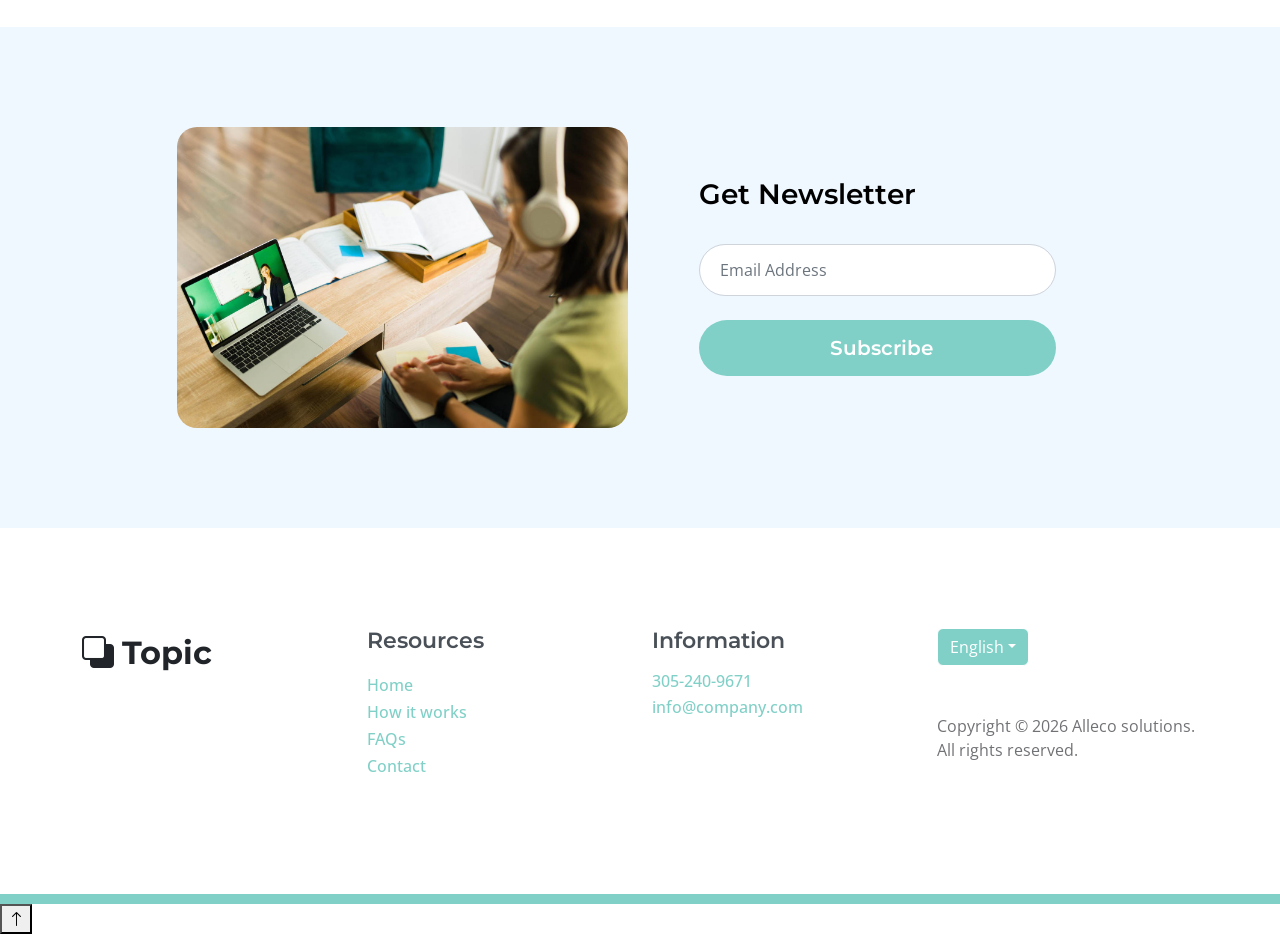
<file: topics-detail.html>
<!doctype html>
<html lang="en">
    <head>
        <meta charset="utf-8">
        <meta name="viewport" content="width=device-width, initial-scale=1">

        <meta name="description" content="">
        <meta name="author" content="">

    <title>Alleco solutions</title>

    <!-- Favicon -->
    <link rel="icon" href="images/Logoalleco.png" type="image/png">
    <link rel="apple-touch-icon" href="images/Logoalleco.png">

    <!-- CSS FILES -->        
        <link rel="preconnect" href="https://fonts.googleapis.com">
        
        <link rel="preconnect" href="https://fonts.gstatic.com" crossorigin>

        <link href="https://fonts.googleapis.com/css2?family=Montserrat:wght@500;600;700&family=Open+Sans&display=swap" rel="stylesheet">
                        
        <link href="css/bootstrap.min.css" rel="stylesheet">

        <link href="css/bootstrap-icons.css" rel="stylesheet">

        <link href="css/templatemo-topic-listing.css" rel="stylesheet">
<!--

TemplateMo 590 topic listing

https://templatemo.com/tm-590-topic-listing

-->
    </head>
    
    <body id="top">

        <main>

            <nav class="navbar navbar-expand-lg">
                <div class="container">
                    <a class="navbar-brand" href="index.html">
                        <i class="bi-back"></i>
                        <span>Topic</span>
                    </a>

                    <button class="navbar-toggler" type="button" data-bs-toggle="collapse" data-bs-target="#navbarNav" aria-controls="navbarNav" aria-expanded="false" aria-label="Toggle navigation">
                        <span class="navbar-toggler-icon"></span>
                    </button>
    
                    <div class="collapse navbar-collapse" id="navbarNav">
                        <ul class="navbar-nav ms-lg-5 me-lg-auto">
                            <li class="nav-item">
                                <a class="nav-link click-scroll" href="index.html#section_1">Home</a>
                            </li>

                            <li class="nav-item">
                                <a class="nav-link click-scroll" href="index.html#section_2">Browse Topics</a>
                            </li>
    
                            <li class="nav-item">
                                <a class="nav-link click-scroll" href="index.html#section_3">How it works</a>
                            </li>

                            <li class="nav-item">
                                <a class="nav-link click-scroll" href="index.html#section_4">FAQs</a>
                            </li>
    
                            <li class="nav-item">
                                <a class="nav-link click-scroll" href="index.html#section_5">Contact</a>
                            </li>

                            <li class="nav-item dropdown">
                                <a class="nav-link dropdown-toggle" href="#section_5" id="navbarLightDropdownMenuLink" role="button" data-bs-toggle="dropdown" aria-expanded="false">Pages</a>

                                <ul class="dropdown-menu dropdown-menu-light" aria-labelledby="navbarLightDropdownMenuLink">
                                    <li><a class="dropdown-item" href="topics-listing.html">Topics Listing</a></li>

                                    <li><a class="dropdown-item" href="contact.html">Contact Form</a></li>
                                </ul>
                            </li>
                        </ul>

                        <div class="d-none d-lg-block">
                            <a href="#top" class="navbar-icon bi-person smoothscroll"></a>
                        </div>
                    </div>
                </div>
            </nav>
            

            <header class="site-header d-flex flex-column justify-content-center align-items-center">
                <div class="container">
                    <div class="row justify-content-center align-items-center">

                        <div class="col-lg-5 col-12 mb-5">
                            <nav aria-label="breadcrumb">
                                <ol class="breadcrumb">
                                    <li class="breadcrumb-item"><a href="index.html">Homepage</a></li>

                                    <li class="breadcrumb-item active" aria-current="page">Web Design</li>
                                </ol>
                            </nav>

                            <h2 class="text-white">Introduction to <br> Web Design 101</h2>

                            <div class="d-flex align-items-center mt-5">
                                <a href="#topics-detail" class="btn custom-btn custom-border-btn smoothscroll me-4">Read More</a>

                                <a href="#top" class="custom-icon bi-bookmark smoothscroll"></a>
                            </div>
                        </div>

                        <div class="col-lg-5 col-12">
                            <div class="topics-detail-block bg-white shadow-lg">
                                <img src="images/topics/undraw_Remote_design_team_re_urdx.png" class="topics-detail-block-image img-fluid">
                            </div>
                        </div>

                    </div>
                </div>
            </header>


            <section class="topics-detail-section section-padding" id="topics-detail">
                <div class="container">
                    <div class="row">

                        <div class="col-lg-8 col-12 m-auto">
                            <h3 class="mb-4">Introduction to Web Design</h3>

                            <p>So how can you stand out, do something unique and interesting, build an online business, and get paid enough to change life. Please visit TemplateMo website to download free website templates.</p>

                            <p><strong>There are so many ways to make money online</strong>. Below are several platforms you can use to find success. Keep in mind that there is no one path everyone can take. If that were the case, everyone would have a million dollars.</p>

                            <blockquote>
                                Freelancing your skills isn’t going to make you a millionaire overnight.
                            </blockquote>

                            <div class="row my-4">
                                <div class="col-lg-6 col-md-6 col-12">
                                    <img src="images/businesswoman-using-tablet-analysis.jpg" class="topics-detail-block-image img-fluid">
                                </div>

                                <div class="col-lg-6 col-md-6 col-12 mt-4 mt-lg-0 mt-md-0">
                                    <img src="images/colleagues-working-cozy-office-medium-shot.jpg" class="topics-detail-block-image img-fluid">
                                </div>
                            </div>

                            <p>Most people start with freelancing skills they already have as a side hustle to build up income. This extra cash can be used for a vacation, to boost up savings, investing, build business.</p>
                        </div>

                    </div>
                </div>
            </section>


            <section class="section-padding section-bg">
                <div class="container">
                    <div class="row justify-content-center">

                        <div class="col-lg-5 col-12">
                            <img src="images/rear-view-young-college-student.jpg" class="newsletter-image img-fluid" alt="">
                        </div>

                        <div class="col-lg-5 col-12 subscribe-form-wrap d-flex justify-content-center align-items-center">
                            <form class="custom-form subscribe-form" action="#" method="post" role="form">
                                <h4 class="mb-4 pb-2">Get Newsletter</h4>

                                <input type="email" name="subscribe-email" id="subscribe-email" pattern="[^ @]*@[^ @]*" class="form-control" placeholder="Email Address" required="">

                                <div class="col-lg-12 col-12">
                                    <button type="submit" class="form-control">Subscribe</button>
                                </div>
                            </form>
                        </div>

                    </div>
                </div>
            </section>
        </main>
		
        <footer class="site-footer section-padding">
            <div class="container">
                <div class="row">

                    <div class="col-lg-3 col-12 mb-4 pb-2">
                        <a class="navbar-brand mb-2" href="index.html">
                            <i class="bi-back"></i>
                            <span>Topic</span>
                        </a>
                    </div>

                    <div class="col-lg-3 col-md-4 col-6">
                        <h6 class="site-footer-title mb-3">Resources</h6>

                        <ul class="site-footer-links">
                            <li class="site-footer-link-item">
                                <a href="#" class="site-footer-link">Home</a>
                            </li>

                            <li class="site-footer-link-item">
                                <a href="#" class="site-footer-link">How it works</a>
                            </li>

                            <li class="site-footer-link-item">
                                <a href="#" class="site-footer-link">FAQs</a>
                            </li>

                            <li class="site-footer-link-item">
                                <a href="#" class="site-footer-link">Contact</a>
                            </li>
                        </ul>
                    </div>

                    <div class="col-lg-3 col-md-4 col-6 mb-4 mb-lg-0">
                        <h6 class="site-footer-title mb-3">Information</h6>

                        <p class="text-white d-flex mb-1">
                            <a href="tel: 305-240-9671" class="site-footer-link">
                                305-240-9671
                            </a>
                        </p>

                        <p class="text-white d-flex">
                            <a href="mailto:info@company.com" class="site-footer-link">
                                info@company.com
                            </a>
                        </p>
                    </div>

                    <div class="col-lg-3 col-md-4 col-12 mt-4 mt-lg-0 ms-auto">
                        <div class="dropdown">
                            <button class="btn btn-secondary dropdown-toggle" type="button" data-bs-toggle="dropdown" aria-expanded="false">
                            English</button>

                            <ul class="dropdown-menu">
                                <li><button class="dropdown-item" type="button">Thai</button></li>

                                <li><button class="dropdown-item" type="button">Myanmar</button></li>

                                <li><button class="dropdown-item" type="button">Arabic</button></li>
                            </ul>
                        </div>

                        <p class="copyright-text mt-lg-5 mt-4">Copyright © 2026 Alleco solutions. All rights reserved.</p>
                        
                    </div>

                </div>
            </div>
        </footer>

        <!-- JAVASCRIPT FILES -->
        <script src="js/jquery.min.js"></script>
        <script src="js/bootstrap.bundle.min.js"></script>
        <script src="js/jquery.sticky.js"></script>
        <script src="js/custom.js"></script>

    </body>
</html>
</file>
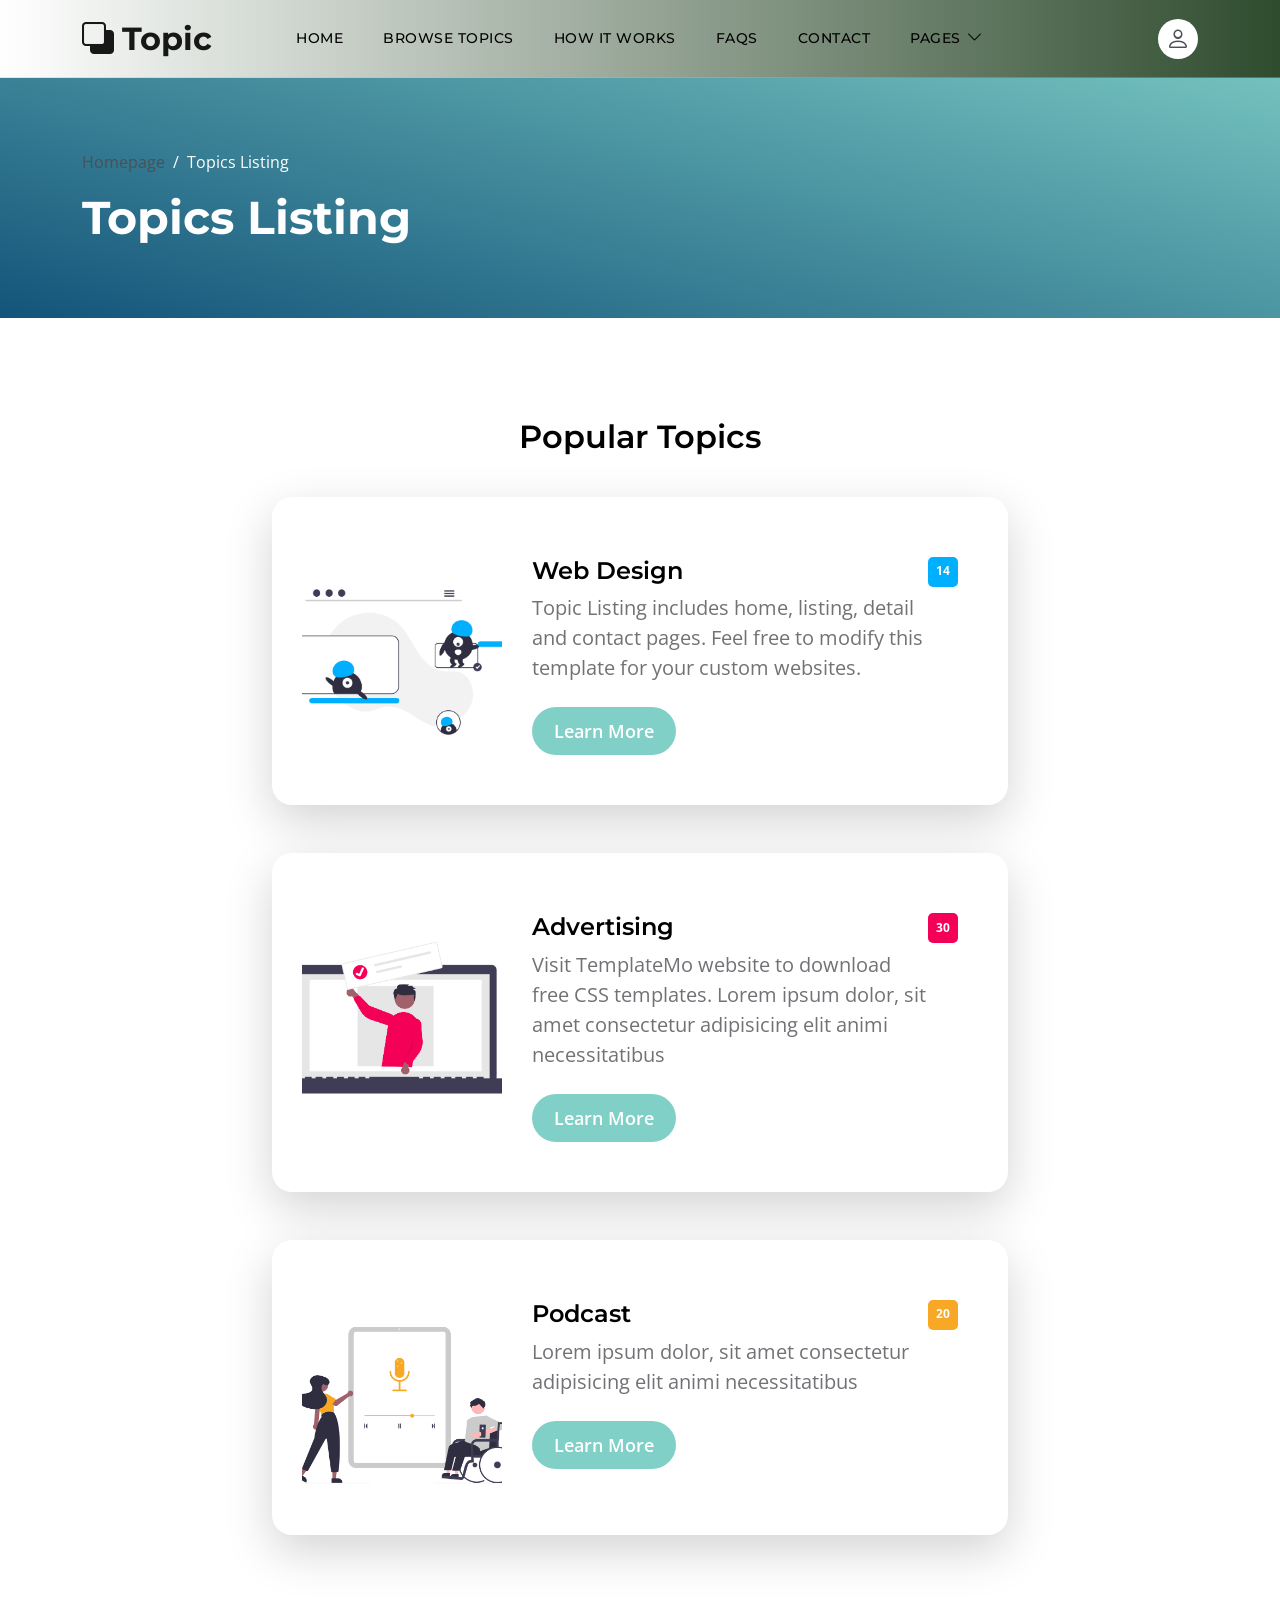
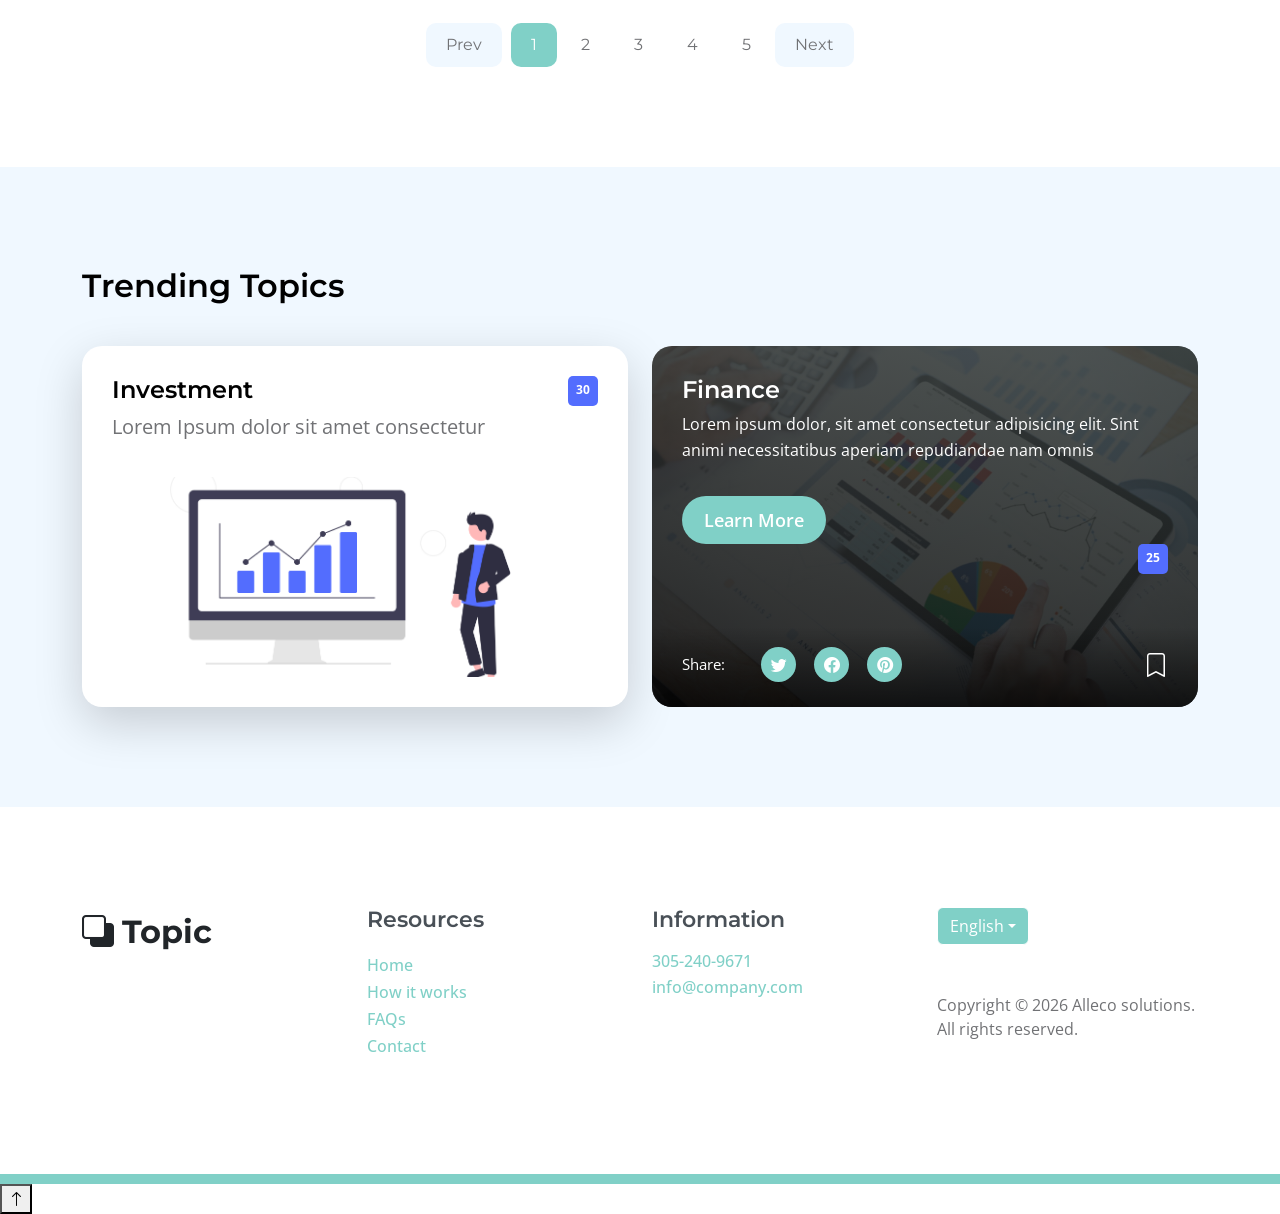
<file: topics-listing.html>
<!doctype html>
<html lang="en">
    <head>
        <meta charset="utf-8">
        <meta name="viewport" content="width=device-width, initial-scale=1">

        <meta name="description" content="">
        <meta name="author" content="">

    <title>Alleco solutions</title>

    <!-- Favicon -->
    <link rel="icon" href="images/Logoalleco.png" type="image/png">
    <link rel="apple-touch-icon" href="images/Logoalleco.png">

        <!-- CSS FILES -->        
        <link rel="preconnect" href="https://fonts.googleapis.com">
        
        <link rel="preconnect" href="https://fonts.gstatic.com" crossorigin>

        <link href="https://fonts.googleapis.com/css2?family=Montserrat:wght@500;600;700&family=Open+Sans&display=swap" rel="stylesheet">
                        
        <link href="css/bootstrap.min.css" rel="stylesheet">

        <link href="css/bootstrap-icons.css" rel="stylesheet">

        <link href="css/templatemo-topic-listing.css" rel="stylesheet">
<!--

TemplateMo 590 topic listing

https://templatemo.com/tm-590-topic-listing

-->
    </head>
    
    <body class="topics-listing-page" id="top">

        <main>

            <nav class="navbar navbar-expand-lg">
                <div class="container">
                    <a class="navbar-brand" href="index.html">
                        <i class="bi-back"></i>
                        <span>Topic</span>
                    </a>

                    <button class="navbar-toggler" type="button" data-bs-toggle="collapse" data-bs-target="#navbarNav" aria-controls="navbarNav" aria-expanded="false" aria-label="Toggle navigation">
                        <span class="navbar-toggler-icon"></span>
                    </button>
    
                    <div class="collapse navbar-collapse" id="navbarNav">
                        <ul class="navbar-nav ms-lg-5 me-lg-auto">
                            <li class="nav-item">
                                <a class="nav-link click-scroll" href="index.html#section_1">Home</a>
                            </li>

                            <li class="nav-item">
                                <a class="nav-link click-scroll" href="index.html#section_2">Browse Topics</a>
                            </li>
    
                            <li class="nav-item">
                                <a class="nav-link click-scroll" href="index.html#section_3">How it works</a>
                            </li>

                            <li class="nav-item">
                                <a class="nav-link click-scroll" href="index.html#section_4">FAQs</a>
                            </li>
    
                            <li class="nav-item">
                                <a class="nav-link click-scroll" href="index.html#section_5">Contact</a>
                            </li>

                            <li class="nav-item dropdown">
                                <a class="nav-link dropdown-toggle" href="#section_5" id="navbarLightDropdownMenuLink" role="button" data-bs-toggle="dropdown" aria-expanded="false">Pages</a>

                                <ul class="dropdown-menu dropdown-menu-light" aria-labelledby="navbarLightDropdownMenuLink">
                                    <li><a class="dropdown-item active" href="topics-listing.html">Topics Listing</a></li>

                                    <li><a class="dropdown-item" href="contact.html">Contact Form</a></li>
                                </ul>
                            </li>
                        </ul>

                        <div class="d-none d-lg-block">
                            <a href="#top" class="navbar-icon bi-person smoothscroll"></a>
                        </div>
                    </div>
                </div>
            </nav>


            <header class="site-header d-flex flex-column justify-content-center align-items-center">
                <div class="container">
                    <div class="row align-items-center">

                        <div class="col-lg-5 col-12">
                            <nav aria-label="breadcrumb">
                                <ol class="breadcrumb">
                                    <li class="breadcrumb-item"><a href="index.html">Homepage</a></li>

                                    <li class="breadcrumb-item active" aria-current="page">Topics Listing</li>
                                </ol>
                            </nav>

                            <h2 class="text-white">Topics Listing</h2>
                        </div>

                    </div>
                </div>
            </header>


            <section class="section-padding">
                <div class="container">
                    <div class="row">

                        <div class="col-lg-12 col-12 text-center">
                            <h3 class="mb-4">Popular Topics</h3>
                        </div>

                        <div class="col-lg-8 col-12 mt-3 mx-auto">
                            <div class="custom-block custom-block-topics-listing bg-white shadow-lg mb-5">
                                <div class="d-flex">
                                    <img src="images/topics/undraw_Remote_design_team_re_urdx.png" class="custom-block-image img-fluid" alt="">

                                    <div class="custom-block-topics-listing-info d-flex">
                                        <div>
                                            <h5 class="mb-2">Web Design</h5>

                                            <p class="mb-0">Topic Listing includes home, listing, detail and contact pages. Feel free to modify this template for your custom websites.</p>

                                            <a href="topics-detail.html" class="btn custom-btn mt-3 mt-lg-4">Learn More</a>
                                        </div>

                                        <span class="badge bg-design rounded-pill ms-auto">14</span>
                                    </div>
                                </div>
                            </div>

                            <div class="custom-block custom-block-topics-listing bg-white shadow-lg mb-5">
                                <div class="d-flex">
                                    <img src="images/topics/undraw_online_ad_re_ol62.png" class="custom-block-image img-fluid" alt="">

                                    <div class="custom-block-topics-listing-info d-flex">
                                        <div>
                                            <h5 class="mb-2">Advertising</h5>

                                            <p class="mb-0">Visit TemplateMo website to download free CSS templates. Lorem ipsum dolor, sit amet consectetur adipisicing elit animi necessitatibus</p>

                                            <a href="topics-detail.html" class="btn custom-btn mt-3 mt-lg-4">Learn More</a>
                                        </div>

                                        <span class="badge bg-advertising rounded-pill ms-auto">30</span>
                                    </div>
                                </div>
                            </div>

                            <div class="custom-block custom-block-topics-listing bg-white shadow-lg mb-5">
                                <div class="d-flex">
                                    <img src="images/topics/undraw_Podcast_audience_re_4i5q.png" class="custom-block-image img-fluid" alt="">

                                    <div class="custom-block-topics-listing-info d-flex">
                                        <div>
                                            <h5 class="mb-2">Podcast</h5>

                                            <p class="mb-0">Lorem ipsum dolor, sit amet consectetur adipisicing elit animi necessitatibus</p>

                                            <a href="topics-detail.html" class="btn custom-btn mt-3 mt-lg-4">Learn More</a>
                                        </div>

                                        <span class="badge bg-music rounded-pill ms-auto">20</span>
                                    </div>
                                </div>
                            </div>
                        </div>

                        <div class="col-lg-12 col-12">
                            <nav aria-label="Page navigation example">
                                <ul class="pagination justify-content-center mb-0">
                                    <li class="page-item">
                                        <a class="page-link" href="#" aria-label="Previous">
                                            <span aria-hidden="true">Prev</span>
                                        </a>
                                    </li>

                                    <li class="page-item active" aria-current="page">
                                        <a class="page-link" href="#">1</a>
                                    </li>
                                    
                                    <li class="page-item">
                                        <a class="page-link" href="#">2</a>
                                    </li>
                                    
                                    <li class="page-item">
                                        <a class="page-link" href="#">3</a>
                                    </li>

                                    <li class="page-item">
                                        <a class="page-link" href="#">4</a>
                                    </li>

                                    <li class="page-item">
                                        <a class="page-link" href="#">5</a>
                                    </li>
                                    
                                    <li class="page-item">
                                        <a class="page-link" href="#" aria-label="Next">
                                            <span aria-hidden="true">Next</span>
                                        </a>
                                    </li>
                                </ul>
                            </nav>
                        </div>

                    </div>
                </div>
            </section>


            <section class="section-padding section-bg">
                <div class="container">
                    <div class="row">

                        <div class="col-lg-12 col-12">
                            <h3 class="mb-4">Trending Topics</h3>
                        </div>

                        <div class="col-lg-6 col-md-6 col-12 mt-3 mb-4 mb-lg-0">
                            <div class="custom-block bg-white shadow-lg">
                                <a href="topics-detail.html">
                                    <div class="d-flex">
                                        <div>
                                            <h5 class="mb-2">Investment</h5>

                                            <p class="mb-0">Lorem Ipsum dolor sit amet consectetur</p>
                                        </div>

                                        <span class="badge bg-finance rounded-pill ms-auto">30</span>
                                    </div>

                                    <img src="images/topics/undraw_Finance_re_gnv2.png" class="custom-block-image img-fluid" alt="">
                                </a>
                            </div>
                        </div>

                        <div class="col-lg-6 col-md-6 col-12 mt-lg-3">
                            <div class="custom-block custom-block-overlay">
                                <div class="d-flex flex-column h-100">
                                    <img src="images/businesswoman-using-tablet-analysis.jpg" class="custom-block-image img-fluid" alt="">

                                    <div class="custom-block-overlay-text d-flex">
                                        <div>
                                            <h5 class="text-white mb-2">Finance</h5>

                                            <p class="text-white">Lorem ipsum dolor, sit amet consectetur adipisicing elit. Sint animi necessitatibus aperiam repudiandae nam omnis</p>

                                            <a href="topics-detail.html" class="btn custom-btn mt-2 mt-lg-3">Learn More</a>
                                        </div>

                                        <span class="badge bg-finance rounded-pill ms-auto">25</span>
                                    </div>

                                    <div class="social-share d-flex">
                                        <p class="text-white me-4">Share:</p>

                                        <ul class="social-icon">
                                            <li class="social-icon-item">
                                                <a href="#" class="social-icon-link bi-twitter"></a>
                                            </li>

                                            <li class="social-icon-item">
                                                <a href="#" class="social-icon-link bi-facebook"></a>
                                            </li>

                                            <li class="social-icon-item">
                                                <a href="#" class="social-icon-link bi-pinterest"></a>
                                            </li>
                                        </ul>

                                        <a href="#" class="custom-icon bi-bookmark ms-auto"></a>
                                    </div>

                                    <div class="section-overlay"></div>
                                </div>
                            </div>
                        </div>

                    </div>
                </div>
            </section>
        </main>

		<footer class="site-footer section-padding">
            <div class="container">
                <div class="row">

                    <div class="col-lg-3 col-12 mb-4 pb-2">
                        <a class="navbar-brand mb-2" href="index.html">
                            <i class="bi-back"></i>
                            <span>Topic</span>
                        </a>
                    </div>

                    <div class="col-lg-3 col-md-4 col-6">
                        <h6 class="site-footer-title mb-3">Resources</h6>

                        <ul class="site-footer-links">
                            <li class="site-footer-link-item">
                                <a href="#" class="site-footer-link">Home</a>
                            </li>

                            <li class="site-footer-link-item">
                                <a href="#" class="site-footer-link">How it works</a>
                            </li>

                            <li class="site-footer-link-item">
                                <a href="#" class="site-footer-link">FAQs</a>
                            </li>

                            <li class="site-footer-link-item">
                                <a href="#" class="site-footer-link">Contact</a>
                            </li>
                        </ul>
                    </div>

                    <div class="col-lg-3 col-md-4 col-6 mb-4 mb-lg-0">
                        <h6 class="site-footer-title mb-3">Information</h6>

                        <p class="text-white d-flex mb-1">
                            <a href="tel: 305-240-9671" class="site-footer-link">
                                305-240-9671
                            </a>
                        </p>

                        <p class="text-white d-flex">
                            <a href="mailto:info@company.com" class="site-footer-link">
                                info@company.com
                            </a>
                        </p>
                    </div>

                    <div class="col-lg-3 col-md-4 col-12 mt-4 mt-lg-0 ms-auto">
                        <div class="dropdown">
                            <button class="btn btn-secondary dropdown-toggle" type="button" data-bs-toggle="dropdown" aria-expanded="false">
                            English</button>

                            <ul class="dropdown-menu">
                                <li><button class="dropdown-item" type="button">Thai</button></li>

                                <li><button class="dropdown-item" type="button">Myanmar</button></li>

                                <li><button class="dropdown-item" type="button">Arabic</button></li>
                            </ul>
                        </div>

                        <p class="copyright-text mt-lg-5 mt-4">Copyright © 2026 Alleco solutions. All rights reserved.</p>
                        
                    </div>

                </div>
            </div>
        </footer>

        <!-- JAVASCRIPT FILES -->
        <script src="js/jquery.min.js"></script>
        <script src="js/bootstrap.bundle.min.js"></script>
        <script src="js/jquery.sticky.js"></script>
        <script src="js/custom.js"></script>

    </body>
</html>
</file>
<file: css/templatemo-topic-listing.css>
/*

TemplateMo 590 topic listing

https://templatemo.com/tm-590-topic-listing

*/

/*---------------------------------------
  CUSTOM PROPERTIES ( VARIABLES )             
-----------------------------------------*/
:root {
  --white-color:                  #ffffff;
  --primary-color:                #495057;
  --secondary-color:              #80d0c7;
  --my-color:                     #ffffff;
  --mysec-color:                  #000000;
  --section-bg-color:             #f0f8ff;
  --custom-btn-bg-color:          #80d0c7;
  --custom-btn-bg-hover-color:    #13547a;
  --dark-color:                   #000000;
  --p-color:                      #717275;
  --border-color:                 #7fffd4;
  --link-hover-color:             #13547a;

  --body-font-family:             'Open Sans', sans-serif;
  --title-font-family:            'Montserrat', sans-serif;

  --h1-font-size:                 58px;
  --h2-font-size:                 46px;
  --h3-font-size:                 32px;
  --h4-font-size:                 28px;
  --h5-font-size:                 24px;
  --h6-font-size:                 22px;
  --p-font-size:                  20px;
  --menu-font-size:               14px;
  --btn-font-size:                18px;
  --copyright-font-size:          16px;

  --border-radius-large:          100px;
  --border-radius-medium:         20px;
  --border-radius-small:          10px;

  --font-weight-normal:           400;
  --font-weight-medium:           500;
  --font-weight-semibold:         600;
  --font-weight-bold:             700;
}

body {
  background-color: var(--white-color);
  font-family: var(--body-font-family); 
}


/*---------------------------------------
  TYPOGRAPHY               
-----------------------------------------*/

h2,
h3,
h4,
h5,
h6 {
  color: var(--dark-color);
}

h1,
h2,
h3,
h4,
h5,
h6 {
  font-family: var(--title-font-family); 
  font-weight: var(--font-weight-semibold);
}

h1 {
  font-size: var(--h1-font-size);
  font-weight: var(--font-weight-bold);
}

h2 {
  font-size: var(--h2-font-size);
  font-weight: var(--font-weight-bold);
}

h3 {
  font-size: var(--h3-font-size);
}

h4 {
  font-size: var(--h4-font-size);
}

h5 {
  font-size: var(--h5-font-size);
}

h6 {
  color: var(--primary-color);
  font-size: var(--h6-font-size);
}

p {
  color: var(--p-color);
  font-size: var(--p-font-size);
  font-weight: var(--font-weight-normal);
}

ul li {
  color: var(--p-color);
  font-size: var(--p-font-size);
  font-weight: var(--font-weight-normal);
}

a, 
button {
  touch-action: manipulation;
  transition: all 0.3s;
}

a {
  display: inline-block;
  color: var(--primary-color);
  text-decoration: none;
}

a:hover {
  color: var(--link-hover-color);
}

b,
strong {
  font-weight: var(--font-weight-bold);
}


/*---------------------------------------
  SECTION               
-----------------------------------------*/
.section-padding {
  padding-top: 100px;
  padding-bottom: 100px;
}

.section-bg {
  background-color: var(--section-bg-color);
}

.section-overlay {
  background-image: linear-gradient(15deg, #070707 0%, #363d3c 100%);
  position: absolute;
  top: 0;
  left: 0;
  pointer-events: none;
  width: 100%;
  height: 100%;
  opacity: 0.85;
}

.section-overlay + .container {
  position: relative;
}

.tab-content {
  background-color: var(--white-color);
  border-radius: var(--border-radius-medium);
}

.nav-tabs {
  border-bottom: 1px solid #ecf3f2;
  margin-bottom: 40px;
  justify-content: center;
}

.nav-tabs .nav-link {
  border-radius: 0;
  border-top: 0;
  border-right: 0;
  border-left: 0;
  color: var(--p-color);
  font-family: var(--title-font-family);
  font-size: var(--btn-font-size);
  font-weight: var(--font-weight-medium);
  padding: 15px 25px;
  transition: all 0.3s;
}

.nav-tabs .nav-link:first-child {
  margin-right: 20px;
}

.nav-tabs .nav-item.show .nav-link, 
.nav-tabs .nav-link.active,
.nav-tabs .nav-link:focus, 
.nav-tabs .nav-link:hover {
  border-bottom-color: var(--primary-color);
  color: var(--primary-color);
}


/*---------------------------------------
  CUSTOM ICON COLOR               
-----------------------------------------*/
.custom-icon {
  color: var(--secondary-color);
}


/*---------------------------------------
  CUSTOM BUTTON               
-----------------------------------------*/
.custom-btn {
  background: var(--custom-btn-bg-color);
  border: 2px solid transparent;
  border-radius: var(--border-radius-large);
  color: var(--white-color);
  font-size: var(--btn-font-size);
  font-weight: var(--font-weight-semibold);
  line-height: normal;
  transition: all 0.3s;
  padding: 10px 20px;
}

.custom-btn:hover {
  background: var(--custom-btn-bg-hover-color);
  color: var(--white-color);
}

.custom-border-btn {
  background: transparent;
  border: 2px solid var(--custom-btn-bg-color);
  color: var(--custom-btn-bg-color);
}

.custom-border-btn:hover {
  background: var(--custom-btn-bg-color);
  border-color: transparent;
  color: var(--white-color);
}

.custom-btn-bg-white {
  border-color: var(--white-color);
  color: var(--white-color);
}


/*---------------------------------------
  SITE HEADER              
-----------------------------------------*/
.site-header {
  background-image: linear-gradient(15deg, #13547a 0%, #80d0c7 100%);
  padding-top: 150px;
  padding-bottom: 80px;
}

.site-header .container {
  height: 100%;
}

.breadcrumb-item+.breadcrumb-item::before,
.breadcrumb-item a:hover,
.breadcrumb-item.active {
  color: var(--white-color);
}

.site-header .custom-icon {
  color: var(--white-color);
  font-size: var(--h4-font-size);
}

.site-header .custom-icon:hover {
  color: var(--secondary-color);
}


/*---------------------------------------
  NAVIGATION              
-----------------------------------------*/
.sticky-wrapper {
  position: absolute;
  top: 0;
  right: 0;
  left: 0;
}

.sticky-wrapper.is-sticky .navbar {
  background-color: var(--secondary-color);
}

.navbar {
  /* background: transparent */
  background: linear-gradient(to right, white, rgb(47, 76, 47));
  border-bottom: 1px solid rgba(128, 208, 199, 0.35);
  z-index: 9;
}

.navbar-brand,
.navbar-brand:hover {
  font-size: var(--h3-font-size);
  font-weight: var(--font-weight-bold);
  display: block;
}

.navbar-brand span {
  font-family: var(--title-font-family);
}

.navbar-expand-lg .navbar-nav .nav-link {
  border-radius: var(--border-radius-large);
  margin: 10px;
  padding: 10px;
}

.navbar-nav .nav-link {
  display: inline-block;
  color: var(--mysec-color);
  font-family: var(--title-font-family); 
  font-size: var(--menu-font-size);
  font-weight: var(--font-weight-medium);
  text-transform: uppercase;
  letter-spacing: 0.5px;
  position: relative;
  padding-top: 15px;
  padding-bottom: 15px;
}

.navbar-nav .nav-link.active, 
.navbar-nav .nav-link:hover {
  color: var(--my-color);
}

.navbar .dropdown-menu {
  background: var(--white-color);
  box-shadow: 0 1rem 3rem rgba(0,0,0,.175);
  border: 0;
  display: inherit;
  opacity: 0;
  min-width: 9rem;
  margin-top: 20px;
  padding: 13px 0 10px 0;
  transition: all 0.3s;
  pointer-events: none;
}

.navbar .dropdown-menu::before {
  content: "";
  width: 0;
  height: 0;
  border-left: 20px solid transparent;
  border-right: 20px solid transparent;
  border-bottom: 15px solid var(--white-color);
  position: absolute;
  top: -10px;
  left: 10px;
}

.navbar .dropdown-item {
  display: inline-block;
  color: var(--p-bg-color);
  font-family: var(--title-font-family); 
  font-size: var(--menu-font-size);
  font-weight: var(--font-weight-medium);
  text-transform: uppercase;
  letter-spacing: 0.5px;
  position: relative;
}

.navbar .dropdown-item.active, 
.navbar .dropdown-item:active,
.navbar .dropdown-item:focus, 
.navbar .dropdown-item:hover {
  background: transparent;
  color: var(--primary-color);
}

.navbar .dropdown-toggle::after {
  content: "\f282";
  display: inline-block;
  font-family: bootstrap-icons !important;
  font-size: var(--copyright-font-size);
  font-style: normal;
  font-weight: normal !important;
  font-variant: normal;
  text-transform: none;
  line-height: 1;
  vertical-align: -.125em;
  -webkit-font-smoothing: antialiased;
  -moz-osx-font-smoothing: grayscale;
  position: relative;
  left: 2px;
  border: 0;
}

@media screen and (min-width: 992px) {
  .navbar .dropdown:hover .dropdown-menu {
    opacity: 1;
    margin-top: 0;
    pointer-events: auto;
  }
}

.navbar-icon {
  background: var(--white-color);
  border-radius: var(--border-radius-large);
  display: inline-block;
  font-size: var(--h5-font-size);
  width: 40px;
  height: 40px;
  line-height: 40px;
  text-align: center;
  transition: all 0.3s ease;
}

.navbar-icon:hover {
  background: var(--primary-color);
  color: var(--white-color);
}

.navbar-toggler {
  border: 0;
  padding: 0;
  cursor: pointer;
  margin: 0;
  width: 30px;
  height: 35px;
  outline: none;
}

.navbar-toggler:focus {
  outline: none;
  box-shadow: none;
}

.navbar-toggler[aria-expanded="true"] .navbar-toggler-icon {
  background: transparent;
}

.navbar-toggler[aria-expanded="true"] .navbar-toggler-icon:before,
.navbar-toggler[aria-expanded="true"] .navbar-toggler-icon:after {
  transition: top 300ms 50ms ease, -webkit-transform 300ms 350ms ease;
  transition: top 300ms 50ms ease, transform 300ms 350ms ease;
  transition: top 300ms 50ms ease, transform 300ms 350ms ease, -webkit-transform 300ms 350ms ease;
  top: 0;
}

.navbar-toggler[aria-expanded="true"] .navbar-toggler-icon:before {
  transform: rotate(45deg);
}

.navbar-toggler[aria-expanded="true"] .navbar-toggler-icon:after {
  transform: rotate(-45deg);
}

.navbar-toggler .navbar-toggler-icon {
  background: var(--white-color);
  transition: background 10ms 300ms ease;
  display: block;
  width: 30px;
  height: 2px;
  position: relative;
}

.navbar-toggler .navbar-toggler-icon:before,
.navbar-toggler .navbar-toggler-icon:after {
  transition: top 300ms 350ms ease, -webkit-transform 300ms 50ms ease;
  transition: top 300ms 350ms ease, transform 300ms 50ms ease;
  transition: top 300ms 350ms ease, transform 300ms 50ms ease, -webkit-transform 300ms 50ms ease;
  position: absolute;
  right: 0;
  left: 0;
  background: var(--white-color);
  width: 30px;
  height: 2px;
  content: '';
}

.navbar-toggler .navbar-toggler-icon::before {
  top: -8px;
}

.navbar-toggler .navbar-toggler-icon::after {
  top: 8px;
}


/*---------------------------------------
  HERO        
-----------------------------------------*/
.hero-section {
  background-image: linear-gradient(15deg, #13547a 0%, #80d0c7 100%);
  position: relative;
  overflow: hidden;
  padding-top: 150px;
  padding-bottom: 150px;
}

.hero-section .input-group {
  background-color: var(--white-color);
  border-radius: var(--border-radius-large);
  padding: 10px 15px;
}

.hero-section .input-group-text {
  background-color: transparent;
  border: 0;
}

.hero-section input[type="search"] {
  border: 0;
  box-shadow: none;
  margin-bottom: 0;
  padding-left: 0;
}

.hero-section button[type="submit"] {
  background-color: var(--primary-color);
  border: 0;
  border-radius: var(--border-radius-large) !important;
  color: var(--white-color);
  max-width: 150px;
}


/*---------------------------------------
  TOPICS              
-----------------------------------------*/
.featured-section {
  background-color: var(--secondary-color);
  border-radius: 0 0 100px 100px;
  padding-bottom: 100px;
}

.featured-section .row {
  position: relative;
  bottom: 100px;
  margin-bottom: -100px;
}

.custom-block {
  border-radius: var(--border-radius-medium);
  position: relative;
  overflow: hidden;
  padding: 30px;
  transition: all 0.3s ease;
  height: 100%;
}

.custom-block:hover {
  background-color: var(--secondary-color);
  transform: translateY(-3px);
}

.custom-block > a {
  width: 100%;
}

.custom-block-image {
  display: block;
  width: 100%;
  height: 200px;
  object-fit: cover;
  margin-top: 35px;
}

.custom-block .rounded-pill {
  border-radius: 5px !important;
  display: flex;
  justify-content: center;
  text-align: center;
  width: 30px;
  height: 30px;
  line-height: 20px;
}

.custom-block-overlay {
  height: 100%;
  min-height: 350px;
  padding: 0;
  position: relative;
}

@media (max-width: 768px) {
  .custom-block-overlay {
    min-height: 520px;
  }
}

.custom-block-overlay > a {
  height: 100%;
}

.custom-block-overlay .custom-block-image {
  border-radius: var(--border-radius-medium);
  display: block;
  height: 100%;
  margin-top: 0;
}

.custom-block-overlay-text {
  position: absolute;
  z-index: 2;
  top: 0;
  right: 0;
  left: 0;
  padding: 30px 30px 150px 30px;
  /* Make overlay text responsive */
  flex-wrap: wrap;
  overflow-wrap: break-word;
  word-break: break-word;
  width: 100%;
  min-width: 0;
}

.custom-block-overlay-text p {
  font-size: 1rem;
  line-height: 1.6;
  margin-bottom: 1rem;
  word-break: break-word;
}

@media (max-width: 768px) {
  .custom-block-overlay-text {
    padding: 25px 20px 130px 20px;
  }
  
  .custom-block-overlay-text h5,
  .custom-block-overlay-text p {
    font-size: 0.95rem;
    margin-bottom: 0.8rem;
  }
}

@media (max-width: 576px) {
  .custom-block-overlay-text {
    padding: 20px 18px 110px 18px;
  }
  
  .custom-block-overlay-text h5 {
    font-size: 1.1rem;
  }
  
  .custom-block-overlay-text p {
    font-size: 0.9rem;
  }
}

.social-share {
  position: absolute;
  bottom: 0;
  right: 0;
  left: 0;
  z-index: 3;
  padding: 15px 30px 20px 30px;
  background: linear-gradient(to top, rgba(0,0,0,0.6), transparent);
  display: flex;
  align-items: center;
  gap: 12px;
  min-height: 80px;
  justify-content: space-between;
}

@media (max-width: 768px) {
  .social-share {
    padding: 12px 20px 15px 20px;
    min-height: 70px;
  }
}

@media (max-width: 576px) {
  .social-share {
    padding: 10px 15px 12px 15px;
    min-height: 65px;
  }
}

.social-share p {
  margin: 0;
  font-size: 0.95rem;
  white-space: nowrap;
}

.social-share .social-icon {
  display: flex;
  gap: 8px;
  margin: 0;
}

.social-share .bi-bookmark {
  color: var(--white-color);
  font-size: var(--h5-font-size);
  cursor: pointer;
  transition: color 0.3s ease;
}

.social-share .bi-bookmark:hover {
  color: var(--secondary-color);
}

.bg-design {
  background-color: #00B0FF;
}

.bg-graphic {
  background-color: #00BFA6;
}

.bg-advertising {
  background-color: #F50057;
}

.bg-finance {
  background-color: #536DFE;
}

.bg-music {
  background-color: #F9A826;
}

.bg-education {
  background-color: #00BFA6;
}


/*---------------------------------------
  TOPICS               
-----------------------------------------*/
.topics-detail-block {
  border-radius: var(--border-radius-medium);
  position: relative;
  overflow: hidden;
}

.topics-detail-block-image {
  display: block;
  border-radius: var(--border-radius-medium);
}

blockquote {
  background-color: var(--section-bg-color);
  border-radius: var(--border-radius-small);
  font-family: var(--title-font-family);
  font-size: var(--h4-font-size);
  font-weight: var(--font-weight-bold);
  display: inline-block;
  text-align: center;
  margin: 30px;
  padding: 40px;
}

.topics-listing-page .site-header {
  padding-bottom: 65px;
}

.custom-block-topics-listing-info {
  margin: 30px 20px 20px 30px;
}

.custom-block-topics-listing {
  height: inherit;
}

.custom-block-topics-listing .custom-block-image {
  width: 200px;
}


/*---------------------------------------
  PAGINATION              
-----------------------------------------*/
.pagination {
  margin-top: 40px;
}

.page-link {
  border: 0;
  border-radius: var(--border-radius-small);
  color: var(--p-color);
  font-family: var(--title-font-family);
  margin: 0 5px;
  padding: 10px 20px;
}

.page-link:hover,
.page-item:first-child .page-link:hover,
.page-item:last-child .page-link:hover {
  background-color: var(--secondary-color);
  color: var(--white-color);
}

.page-item:first-child .page-link {
  margin-right: 10px;
}

.page-item:first-child .page-link,
.page-item:last-child .page-link {
  background-color: var(--section-bg-color);
  border-radius: var(--border-radius-small);
}

.active>.page-link, .page-link.active {
  background-color: var(--secondary-color);
  border-color: var(--secondary-color);
}


/*---------------------------------------
  TIMELINE              
-----------------------------------------*/
.timeline-section {
  background-image: url('../images/colleagues-working-cozy-office-medium-shot.jpg');
  background-repeat: no-repeat;
  background-position: center;
  background-size: cover;
  position: relative;
}

.timeline-container .vertical-scrollable-timeline {
  list-style-type: none;
  position: relative;
  padding-left: 0;
}

.timeline-container .vertical-scrollable-timeline .list-progress {
  width: 8px;
  height: 87%;
  background-color: var(--primary-color);
  position: absolute;
  left: 52px;
  top: 0;
  overflow: hidden;
}

.timeline-container .vertical-scrollable-timeline .list-progress .inner {
  position: absolute;
  right: 0;
  bottom: 0;
  height: 100%;
  background-color: var(--secondary-color);
  width: 100%;
}

.timeline-container .vertical-scrollable-timeline li {
  position: relative;
  padding: 20px 0px 65px 145px;
}

.timeline-container .vertical-scrollable-timeline li:last-child {
  padding-bottom: 0;
}

.timeline-container .vertical-scrollable-timeline li p {
  line-height: 40px;
}

.timeline-container .vertical-scrollable-timeline li p:last-child {
  margin-bottom: 0;
}

.timeline-container .vertical-scrollable-timeline li .icon-holder {
  position: absolute;
  left: 0;
  top: 0;
  width: 104px;
  height: 104px;
  display: flex;
  justify-content: center;
  align-items: center;
  background-color: var(--secondary-color);
  border-radius: 50%;
  z-index: 1;
  transition: 0.4s all;
}

.timeline-container .vertical-scrollable-timeline li .icon-holder::before {
  content: "";
  width: 80px;
  height: 80px;
  border: 4px solid #fff;
  position: absolute;
  background-color: var(--secondary-color);
  border-radius: 50%;
  z-index: -1;
  transition: 0.4s all;
}

.timeline-container .vertical-scrollable-timeline li .icon-holder i {
  font-size: 25px;
  color: var(--white-color);
}

.timeline-container .vertical-scrollable-timeline li::before {
  content: "";
  position: absolute;
  height: 100%;
  width: 8px;
  background-color: transparent;
  left: 52px;
  z-index: 0;
}

.timeline-container .vertical-scrollable-timeline li.active .icon-holder {
  background-color: var(--primary-color);
}

.timeline-container .vertical-scrollable-timeline li.active .icon-holder::before {
  background-color: var(--primary-color);
}


/*---------------------------------------
  FAQs              
-----------------------------------------*/
.faq-section .accordion-item {
  border: 0;
}

.faq-section .accordion-button {
  font-size: var(--h6-font-size);
  font-weight: var(--font-weight-semibold);
}

.faq-section .accordion-item:first-of-type .accordion-button {
  border-radius: var(--border-radius-large);
}

.faq-section .accordion-button:not(.collapsed) {
  border-radius: var(--border-radius-large);
  box-shadow: none;
  color: var(--primary-color);
}

.faq-section .accordion-body {
  color: var(--p-color);
  font-size: var(--btn-font-size);
  line-height: 40px;
}

/*---------------------------------------
  NEWSLETTER               
-----------------------------------------*/
.newsletter-image {
  border-radius: var(--border-radius-medium);
}


/*---------------------------------------
  CONTACT               
-----------------------------------------*/
.google-map {
  border-radius: var(--border-radius-medium);
}

.contact-form .form-floating>textarea {
  border-radius: var(--border-radius-medium);
  height: 150px;
}


/*---------------------------------------
  SUBSCRIBE FORM               
-----------------------------------------*/
.subscribe-form-wrap {
  padding: 50px;
}

.subscribe-form {
  width: 95%;
}


/*---------------------------------------
  CUSTOM FORM               
-----------------------------------------*/
.custom-form .form-control {
  border-radius: var(--border-radius-large);
  color: var(--p-color);
  margin-bottom: 24px;
  padding-top: 13px;
  padding-bottom: 13px;
  padding-left: 20px;
  outline: none;
}

.form-floating>label {
  padding-left: 20px;
}

.custom-form button[type="submit"] {
  background: var(--custom-btn-bg-color);
  border: none;
  border-radius: var(--border-radius-large);
  color: var(--white-color);
  font-family: var(--title-font-family);
  font-size: var(--p-font-size);
  font-weight: var(--font-weight-semibold);
  transition: all 0.3s;
  margin-bottom: 0;
}

.custom-form button[type="submit"]:hover,
.custom-form button[type="submit"]:focus {
  background: var(--custom-btn-bg-hover-color);
  border-color: transparent;
}


/*---------------------------------------
  SITE FOOTER              
-----------------------------------------*/
.site-footer {
  border-bottom: 10px solid var(--secondary-color);
  position: relative;
}

.site-footer-title {
  color: var(--primary-color); 
}

.site-footer .dropdown-menu {
  padding: 0;
}

.site-footer .dropdown-item {
  color: var(--p-color);
  font-size: var(--menu-font-size);
  font-weight: var(--font-weight-medium);
  padding: 4px 18px;
}

.site-footer .dropdown-item:hover {
  background-color: transparent;
  color: var(--primary-color);
}

.site-footer .dropdown-menu li:first-child .dropdown-item {
  padding-top: 10px;
}

.site-footer .dropdown-menu li:last-child .dropdown-item {
  padding-bottom: 12px;
}

.site-footer .dropdown-toggle {
  background-color: var(--secondary-color);
  border-color: var(--white-color);
}

.site-footer .dropdown-toggle:hover {
  background-color: var(--primary-color);
  border-color: transparent;
}

.site-footer-links {
  padding-left: 0;
}

.site-footer-link-item {
  display: block;
  list-style: none;
  line-height: normal;
}

.site-footer-link {
  color: var(--secondary-color);
  font-size: var(--copyright-font-size);
  font-weight: var(--font-weight-medium);
  line-height: normal;
}

.copyright-text {
  font-size: var(--copyright-font-size);
}


/*---------------------------------------
  SOCIAL ICON               
-----------------------------------------*/
.social-icon {
  margin: 0;
  padding: 0;
}

.social-icon-item {
  list-style: none;
  display: inline-block;
  vertical-align: top;
}

.social-icon-link {
  background: var(--secondary-color);
  border-radius: var(--border-radius-large);
  color: var(--white-color);
  font-size: var(--copyright-font-size);
  display: block;
  margin-right: 10px;
  text-align: center;
  width: 35px;
  height: 35px;
  line-height: 36px;
  transition: background 0.2s, color 0.2s;
}

.social-icon-link:hover {
  background: var(--primary-color);
  color: var(--white-color);
}


/*---------------------------------------
  RESPONSIVE STYLES               
-----------------------------------------*/
@media screen and (max-width: 991px) {
  h1 {
    font-size: 48px;
  }

  h2 {
    font-size: 36px;
  }

  h3 {
    font-size: 32px;
  }

  h4 {
    font-size: 28px;
  }

  h5 {
    font-size: 20px;
  }

  h6 {
    font-size: 18px;
  }

  .section-padding {
    padding-top: 50px;
    padding-bottom: 50px;
  }
  
  .navbar {
    background-color: var(--secondary-color);
  }

  .navbar-nav .dropdown-menu {
    position: relative;
    left: 10px;
    opacity: 1;
    pointer-events: auto;
    max-width: 155px;
    margin-top: 10px;
    margin-bottom: 15px;
  }

  .navbar-expand-lg .navbar-nav {
    padding-bottom: 20px;
  }

  .navbar-expand-lg .navbar-nav .nav-link {
    padding: 0;
  }

  .nav-tabs .nav-link:first-child {
    margin-right: 5px;
  }

  .nav-tabs .nav-link {
    font-size: var(--copyright-font-size);
    padding: 10px;
  }

  .featured-section {
    border-radius: 0 0 80px 80px;
    padding-bottom: 50px;
  }

  .custom-block-topics-listing .custom-block-image {
    width: auto;
  }

  .custom-block-topics-listing > .d-flex,
  .custom-block-topics-listing-info,
  .custom-block-topics-listing a {
    flex-direction: column;
  }

  .timeline-container .vertical-scrollable-timeline .list-progress {
    height: 75%;
  }

  .timeline-container .vertical-scrollable-timeline li {
    padding-left: 135px;
  }

  .subscribe-form-wrap {
    padding-top: 30px;
    padding-bottom: 0;
  }
}

@media screen and (max-width: 480px) {
  h1 {
    font-size: 36px;
  }

  h2 {
    font-size: 28px;
  }

  h3 {
    font-size: 26px;
  }

  h4 {
    font-size: 22px;
  }

  h5 {
    font-size: 20px;
  }
}
</file>
<file: css/style.css>
/* ========== DESIGN MODERNE ALLECO SOLUTIONS ========== */

/* ===== ROOT VARIABLES ===== */
:root {
    --primary-color: #0e4f0a;
    --primary-light: #1a6b15;
    --primary-dark: #092d07;
    --accent-color: #10b981;
    --text-dark: #1f2937;
    --text-light: #6b7280;
    --bg-light: #f9fafb;
    --bg-white: #ffffff;
    --shadow-sm: 0 1px 2px rgba(0, 0, 0, 0.05);
    --shadow-md: 0 4px 6px rgba(0, 0, 0, 0.1);
    --shadow-lg: 0 10px 25px rgba(0, 0, 0, 0.15);
    --shadow-xl: 0 20px 40px rgba(0, 0, 0, 0.2);
    --transition: all 0.3s cubic-bezier(0.4, 0, 0.2, 1);
}

/* ===== SMOOTH SCROLLING ===== */
html {
    scroll-behavior: smooth;
}

body {
    font-family: 'Open Sans', sans-serif;
    color: var(--text-dark);
    transition: var(--transition);
}

/* ===== NAVBAR MODERNE ===== */
.navbar {
    background: var(--bg-white);
    box-shadow: var(--shadow-sm);
    transition: var(--transition);
    padding: 0.75rem 0;
}

.navbar.scrolled {
    background: rgba(255, 255, 255, 0.95);
    box-shadow: var(--shadow-md);
    backdrop-filter: blur(10px);
}

.navbar-brand {
    color: var(--primary-color) !important;
    font-weight: 700;
    font-size: 1.5rem;
    transition: var(--transition);
}

.navbar-brand:hover {
    transform: scale(1.05);
    color: var(--accent-color) !important;
}

.nav-link {
    color: var(--text-dark) !important;
    font-weight: 500;
    position: relative;
    transition: var(--transition);
    margin: 0 0.5rem;
}

.nav-link::after {
    content: '';
    position: absolute;
    bottom: -5px;
    left: 0;
    width: 0;
    height: 2px;
    background: var(--accent-color);
    transition: width 0.3s ease;
}

.nav-link:hover::after,
.nav-link.active::after {
    width: 100%;
}

.nav-link:hover {
    color: var(--accent-color) !important;
}

/* ===== HERO SECTION ===== */
.hero-section {
    background: radial-gradient(900px circle at 10% 10%, rgba(16, 185, 129, 0.35), transparent 55%),
                radial-gradient(700px circle at 90% 25%, rgba(26, 107, 21, 0.35), transparent 60%),
                linear-gradient(135deg, var(--primary-dark) 0%, #0ea65a 40%, var(--accent-color) 100%);
    min-height: 600px;
    position: relative;
    overflow: hidden;
}

/* Animation gradient “vivante” */
.hero-section::after {
    content: "";
    position: absolute;
    inset: -30%;
    background: conic-gradient(from 180deg,
        rgba(16, 185, 129, 0.0) 0deg,
        rgba(16, 185, 129, 0.35) 60deg,
        rgba(26, 107, 21, 0.35) 120deg,
        rgba(16, 185, 129, 0.0) 200deg);
    filter: blur(24px);
    opacity: 0.9;
    animation: heroSpin 9s linear infinite;
    pointer-events: none;
}

/* Halo + mesh discret */
.hero-section::before {
    content: '';
    position: absolute;
    top: -10%;
    right: 0; /* éviter tout dépassement à droite (gap/overflow mobile) */
    width: 520px;
    height: 520px;
    background: radial-gradient(circle at center, rgba(255,255,255,0.18), rgba(255,255,255,0) 62%);
    border-radius: 50%;
    /* garder le halo dans le bloc hero pour supprimer les coutures blanches */
    transform: translate(60px, -150px);
    animation: float 6s ease-in-out infinite;
    pointer-events: none;
    z-index: 0;
}

/* Assurer que le texte reste au-dessus */
.hero-section .container,
.hero-section .row {
    position: relative;
    z-index: 1;
}

@keyframes heroSpin {
    0% { transform: rotate(0deg); }
    100% { transform: rotate(360deg); }
}


@keyframes float {
    0%, 100% { transform: translate(150px, -150px); }
    50% { transform: translate(180px, -120px); }
}

.hero-section h1 {
    font-size: 3.5rem;
    font-weight: 700;
    color: white;
    text-shadow: 0 2px 10px rgba(0, 0, 0, 0.2);
    animation: slideInUp 0.8s ease-out;
}

.hero-section h6 {
    font-size: 1.25rem;
    color: rgba(255, 255, 255, 0.95);
    font-weight: 300;
    animation: slideInUp 0.8s ease-out 0.2s both;
}

@keyframes slideInUp {
    from {
        opacity: 0;
        transform: translateY(30px);
    }
    to {
        opacity: 1;
        transform: translateY(0);
    }
}

/* ===== CUSTOM BLOCKS / CARDS ===== */
.custom-block {
    border-radius: 12px;
    overflow: hidden;
    transition: var(--transition);
    border: 1px solid #e5e7eb;
}

.custom-block:hover {
    transform: translateY(-8px);
    box-shadow: var(--shadow-xl);
    border-color: var(--accent-color);
}

.custom-block h5 {
    color: var(--primary-color);
    font-weight: 600;
    transition: var(--transition);
}

.custom-block:hover h5 {
    color: var(--accent-color);
}

.custom-block-image {
    height: 250px;
    object-fit: cover;
    transition: var(--transition);
}

.custom-block:hover .custom-block-image {
    transform: scale(1.05);
}

/* ===== FEATURED SECTION ===== */
.featured-section {
    background: var(--bg-light);
    padding: 80px 0;
    position: relative;
}

.featured-section .numbers {
    font-size: 19px;
    font-weight: 100;
    height: 60px;
    width: 230px;
    color: var(--primary-color);
}

/* ===== BUTTONS ===== */
.custom-btn {
    background: linear-gradient(135deg, var(--primary-color) 0%, var(--accent-color) 100%);
    color: white !important;
    border: none;
    border-radius: 8px;
    padding: 12px 32px;
    font-weight: 600;
    transition: var(--transition);
    position: relative;
    overflow: hidden;
    box-shadow: var(--shadow-md);
}

.custom-btn::before {
    content: '';
    position: absolute;
    top: 0;
    left: -100%;
    width: 100%;
    height: 100%;
    background: rgba(255, 255, 255, 0.2);
    transition: left 0.3s ease;
}

.custom-btn:hover {
    transform: translateY(-3px);
    box-shadow: var(--shadow-lg);
}

.custom-btn:hover::before {
    left: 100%;
}

.custom-border-btn {
    background: transparent !important;
    color: white !important;
    border: 2px solid white;
    box-shadow: none;
}

.custom-border-btn:hover {
    background: white !important;
    color: var(--primary-color) !important;
}

/* ===== TIMELINE SECTION ===== */
.timeline-section {
    background: linear-gradient(135deg, var(--primary-dark) 0%, var(--primary-color) 100%);
    position: relative;
    padding: 100px 0;
}

.timeline-section h2 {
    font-size: 2.5rem;
    font-weight: 700;
    color: white;
}

.vertical-scrollable-timeline li {
    animation: fadeInUp 0.6s ease-out forwards;
    opacity: 0;
}

.vertical-scrollable-timeline li:nth-child(1) { animation-delay: 0.2s; }
.vertical-scrollable-timeline li:nth-child(2) { animation-delay: 0.4s; }
.vertical-scrollable-timeline li:nth-child(3) { animation-delay: 0.6s; }

@keyframes fadeInUp {
    from {
        opacity: 0;
        transform: translateY(30px);
    }
    to {
        opacity: 1;
        transform: translateY(0);
    }
}

.vertical-scrollable-timeline li h4 {
    color: white;
    font-weight: 600;
    font-size: 1.5rem;
}

.icon-holder {
    width: 50px;
    height: 50px;
    background: var(--accent-color);
    border-radius: 50%;
    display: flex;
    align-items: center;
    justify-content: center;
    color: white;
    font-size: 1.5rem;
    transition: var(--transition);
    box-shadow: var(--shadow-lg);
}

.vertical-scrollable-timeline li:hover .icon-holder {
    background: white;
    color: var(--primary-color);
    transform: scale(1.1);
}

/* ===== FAQ SECTION ===== */
.faq-section {
    background: var(--bg-light);
    padding: 80px 0;
}

.faq-section h2 {
    color: var(--primary-color);
    font-weight: 700;
    font-size: 2.5rem;
}

.accordion-button {
    background: white;
    color: var(--text-dark);
    font-weight: 600;
    border-radius: 8px;
    margin-bottom: 12px;
    box-shadow: var(--shadow-sm);
    transition: var(--transition);
}

.accordion-button:not(.collapsed) {
    background: linear-gradient(135deg, var(--primary-color) 0%, var(--accent-color) 100%);
    color: white;
    box-shadow: var(--shadow-md);
}

.accordion-button:hover {
    background: var(--bg-light);
    color: var(--primary-color);
}

.accordion-body {
    background: white;
    color: var(--text-light);
    border-radius: 0 0 8px 8px;
    line-height: 1.8;
}

/* ===== CONTACT SECTION ===== */
.contact-section {
    background: var(--bg-white);
    padding: 80px 0;
}

.contact-section h2 {
    color: var(--primary-color);
    font-weight: 700;
    font-size: 2.5rem;
    margin-bottom: 50px;
}

.google-map {
    border-radius: 12px;
    box-shadow: var(--shadow-lg);
    transition: var(--transition);
}

.google-map:hover {
    box-shadow: var(--shadow-xl);
    transform: translateY(-5px);
}

.contact-section h4 {
    color: var(--primary-color);
    font-weight: 600;
    font-size: 1.25rem;
}

.contact-section p {
    color: var(--text-light);
    line-height: 1.8;
}

/* ===== FORM STYLING ===== */
.custom-form .form-control,
.custom-form .form-floating > label {
    border-color: #e5e7eb;
    border-radius: 8px;
    transition: var(--transition);
}

.custom-form .form-control:focus {
    border-color: var(--accent-color);
    box-shadow: 0 0 0 0.2rem rgba(16, 185, 129, 0.25);
    background: white;
}

.custom-form .form-control::placeholder {
    color: var(--text-light);
}

.custom-form button[type="submit"] {
    background: linear-gradient(135deg, var(--primary-color) 0%, var(--accent-color) 100%);
    color: white;
    border: none;
    border-radius: 8px;
    padding: 12px 32px;
    font-weight: 600;
    width: 100%;
    transition: var(--transition);
    box-shadow: var(--shadow-md);
}

.custom-form button[type="submit"]:hover {
    transform: translateY(-3px);
    box-shadow: var(--shadow-lg);
}

/* ===== FOOTER ===== */
.site-footer {
    background: var(--text-dark);
    color: white;
    padding: 60px 0 30px;
}

.site-footer-title {
    color: var(--accent-color);
    font-weight: 600;
    text-transform: uppercase;
    font-size: 0.875rem;
    letter-spacing: 1px;
}

.site-footer-link {
    color: rgba(255, 255, 255, 0.8);
    transition: var(--transition);
    text-decoration: none;
}

.site-footer-link:hover {
    color: var(--accent-color);
    text-decoration: underline;
}

.copyright-text {
    color: rgba(255, 255, 255, 0.6);
    font-size: 0.875rem;
}

.copyright-text a {
    color: var(--accent-color);
    text-decoration: none;
    transition: var(--transition);
}

.copyright-text a:hover {
    text-decoration: underline;
}

/* ===== NAVBAR TOGGLER (HAMBURGER) GREEN ===== */
.navbar-toggler {
    border-color: var(--primary-color) !important;
}

.navbar-toggler:focus {
    box-shadow: 0 0 0 0.2rem rgba(14, 79, 10, 0.25) !important;
}

.navbar-toggler .navbar-toggler-icon,
.navbar-toggler .navbar-toggler-icon::before,
.navbar-toggler .navbar-toggler-icon::after {
    background: var(--primary-color) !important;
}

.navbar-toggler:not(.collapsed) .navbar-toggler-icon,
.navbar-toggler:not(.collapsed) .navbar-toggler-icon::before,
.navbar-toggler:not(.collapsed) .navbar-toggler-icon::after {
    background: var(--primary-color) !important;
}

/* ===== SCROLL TO TOP BUTTON ===== */
.scroll-to-top {
    position: fixed;
    bottom: 30px;

    right: 30px;
    width: 50px;
    height: 50px;
    background: linear-gradient(135deg, var(--primary-color) 0%, var(--accent-color) 100%);
    color: white;
    border: none;
    border-radius: 50%;
    cursor: pointer;
    display: none;
    align-items: center;
    justify-content: center;
    box-shadow: var(--shadow-lg);
    transition: var(--transition);
    z-index: 999;
    font-size: 1.5rem;
}


/* ===== FOOTER MOBILE FIX ===== */
@media (max-width: 576px) {
    /* Evite le footer trop “tassé” et recentre le copyright sur mobile */
    .site-footer {
        padding: 40px 0 20px;
    }
    .site-footer .copyright-text {
        text-align: center;
        margin-left: auto;
        margin-right: auto;
        margin-top: 1.25rem !important;
        word-break: break-word;
        white-space: normal;
        max-width: 100%;
        font-size: 0.8rem;
    }
}


.scroll-to-top.show {
    display: flex;

    animation: slideInUp 0.3s ease-out;
}

.scroll-to-top:hover {
    transform: translateY(-5px);
    box-shadow: var(--shadow-xl);
}

/* ===== RIPPLE EFFECT ===== */
.ripple {
    position: absolute;
    border-radius: 50%;
    background: rgba(255, 255, 255, 0.5);
    transform: scale(0);
    animation: ripple-animation 0.6s ease-out;
    pointer-events: none;
}

@keyframes ripple-animation {
    to {
        transform: scale(4);
        opacity: 0;
    }
}

/* ===== RESPONSIVE ===== */
@media (max-width: 768px) {
    .site-footer .copyright-text {
        font-size: 0.85rem;
    }
    .hero-section h1 {
        font-size: 2rem;
    }
    
    .faq-section h2,
    .contact-section h2,
    .timeline-section h2 {
        font-size: 1.75rem;
    }
    
    .hero-section::before {
        width: 300px;
        height: 300px;
        right: 0; /* idem mobile */
        transform: translate(35px, -100px);
    }
}
</file>
